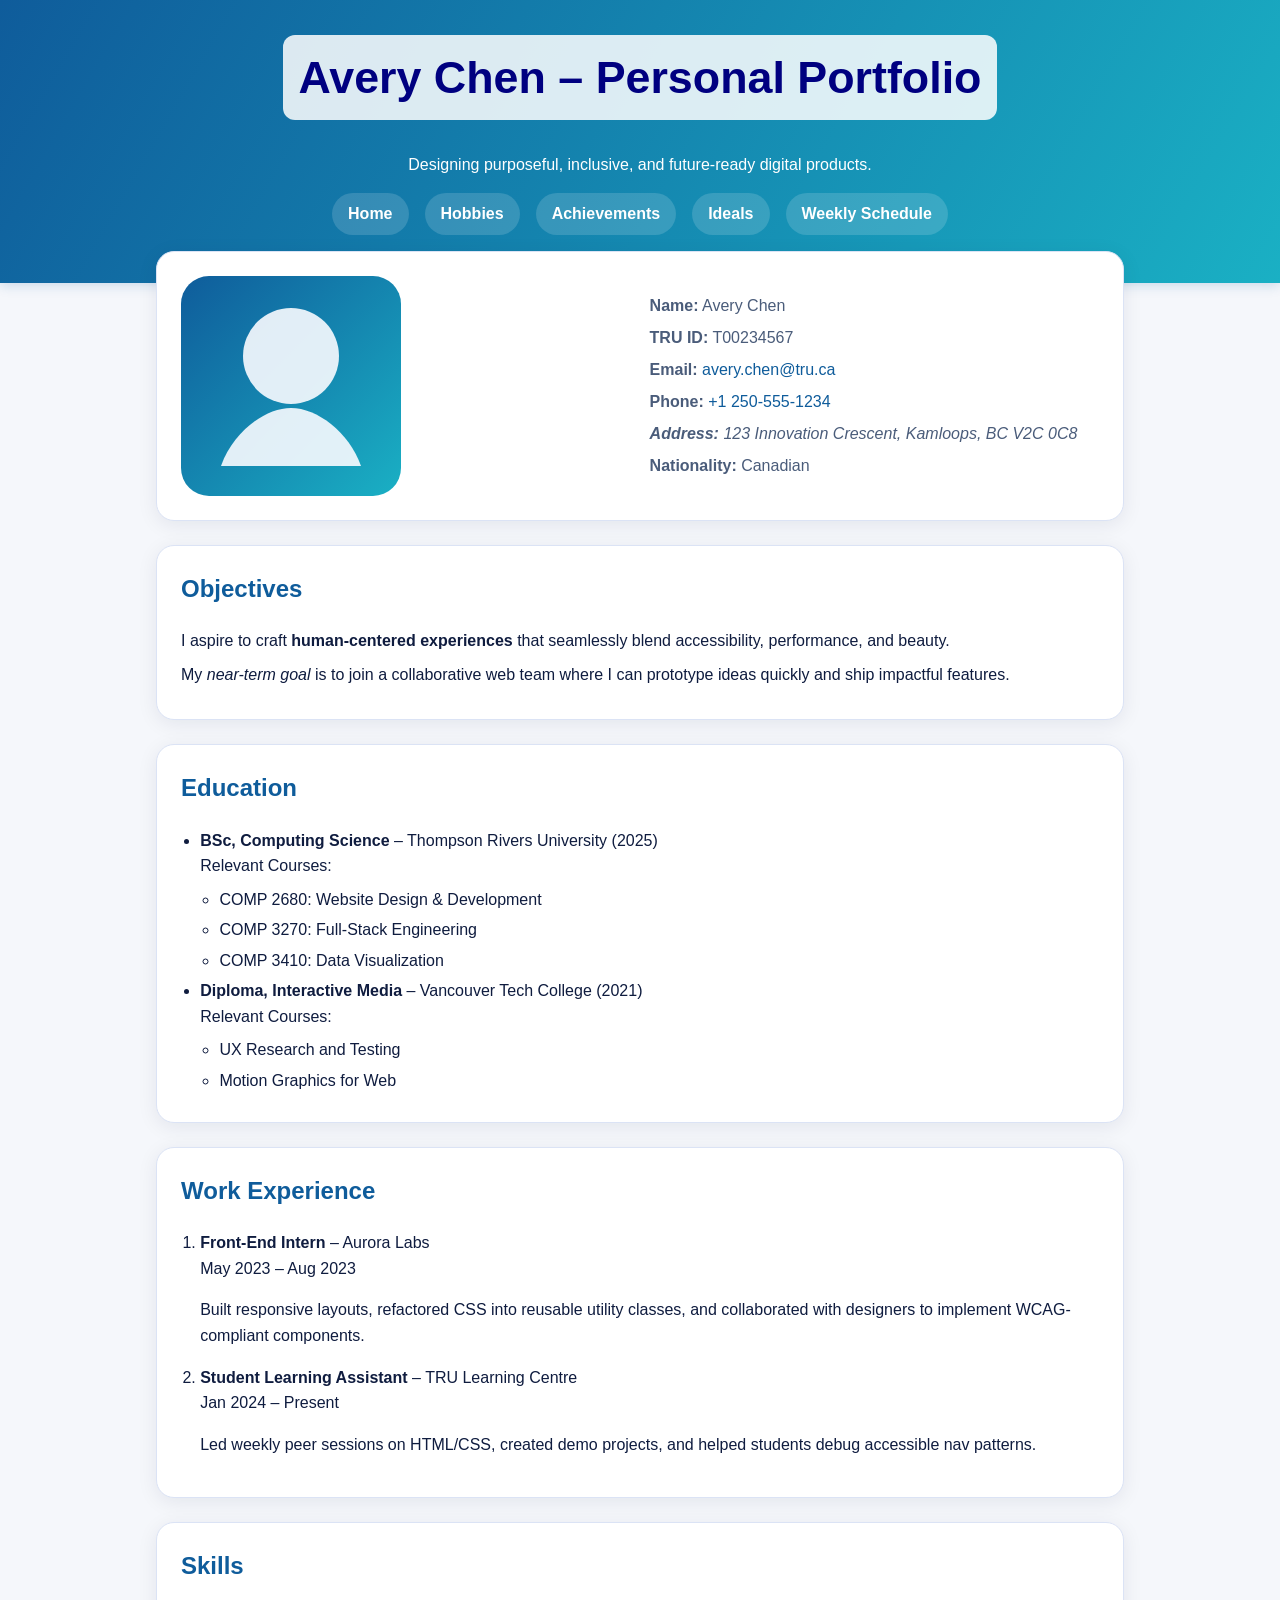
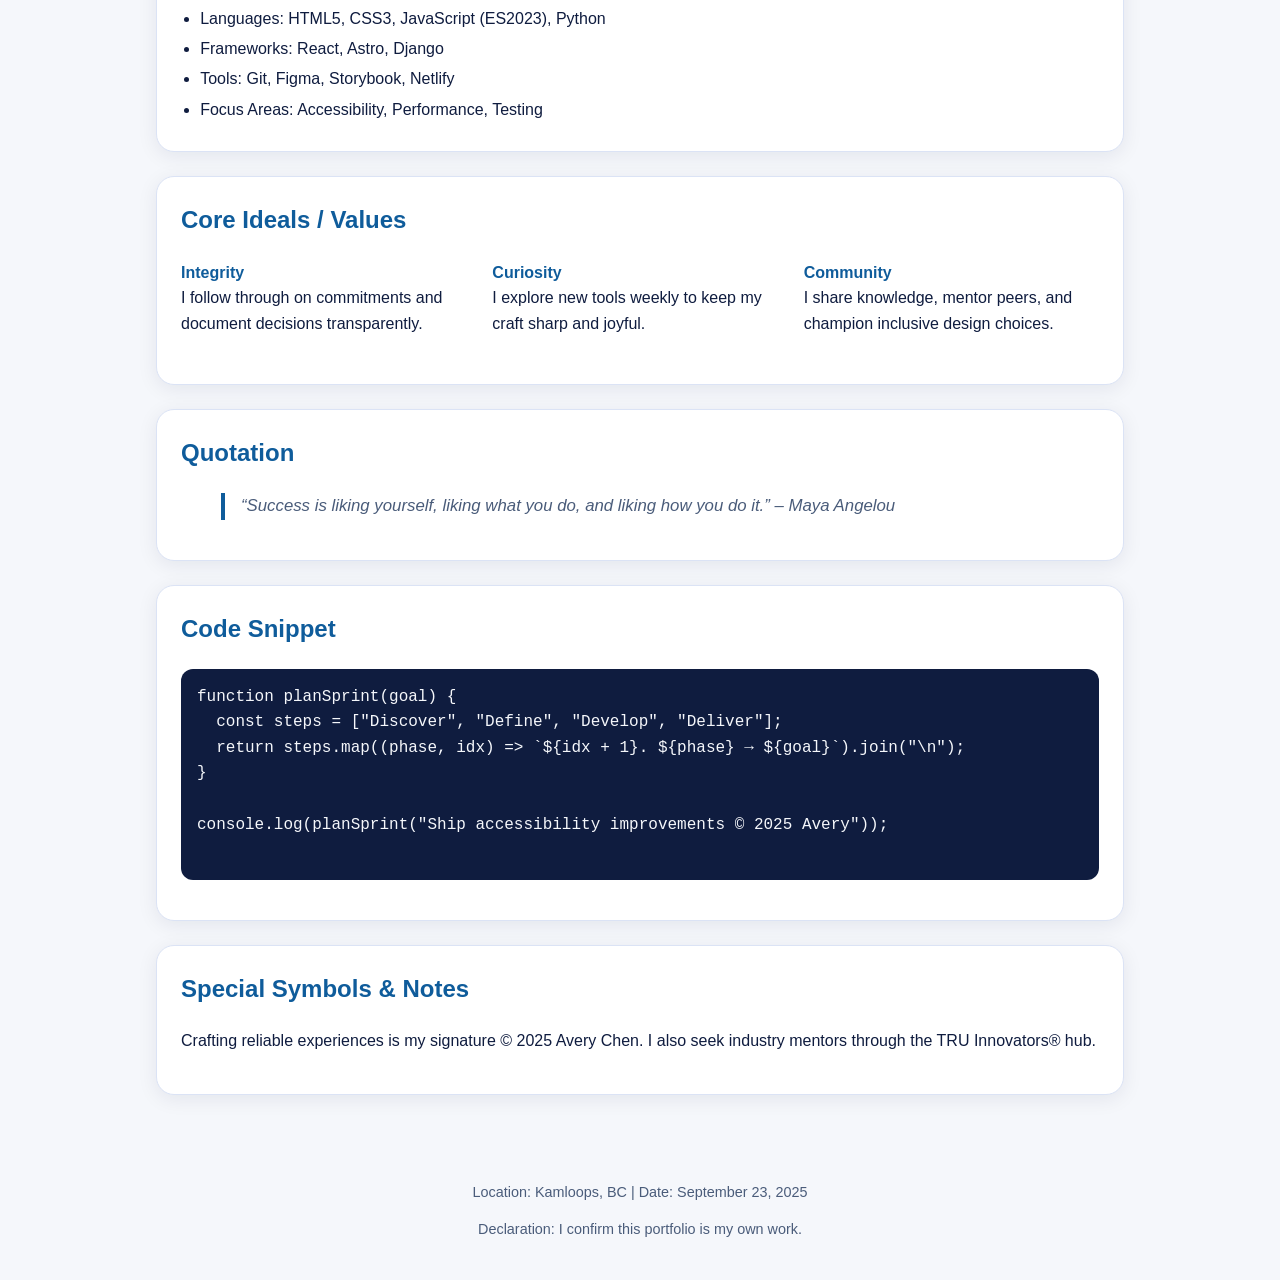
<file: index.html>
<!DOCTYPE html>
<html lang="en">
  <head>
    <meta charset="UTF-8" />
    <meta name="viewport" content="width=device-width, initial-scale=1.0" />
    <title>Avery Chen – Personal Portfolio</title>
    <link rel="icon" href="images/favicon.svg" type="image/svg+xml" />
    <link rel="stylesheet" href="styles.css" />
  </head>
  <body>
    <header>
      <div>
        <h1 id="main-header">Avery Chen – Personal Portfolio</h1>
        <p>Designing purposeful, inclusive, and future-ready digital products.</p>
      </div>
      <nav>
        <a href="index.html">Home</a>
        <a href="hobbies.html">Hobbies</a>
        <a href="achievements.html">Achievements</a>
        <a href="ideals.html">Ideals</a>
        <a href="schedule.html">Weekly Schedule</a>
      </nav>
    </header>

    <main>
      <section class="card hero">
        <div>
          <img src="images/profile.svg" alt="Stylized profile for Avery Chen" width="220" height="220" />
        </div>
        <div class="contact-info">
          <span><strong>Name:</strong> Avery Chen</span>
          <span><strong>TRU ID:</strong> T00234567</span>
          <span><strong>Email:</strong> <a href="mailto:avery.chen@tru.ca">avery.chen@tru.ca</a></span>
          <span><strong>Phone:</strong> <a href="tel:+12505551234">+1 250-555-1234</a></span>
          <address>
            <strong>Address:</strong> 123 Innovation Crescent, Kamloops, BC V2C 0C8
          </address>
          <span><strong>Nationality:</strong> Canadian</span>
        </div>
      </section>

      <section class="card objectives">
        <h2>Objectives</h2>
        <p>
          I aspire to craft <b>human-centered experiences</b> that seamlessly blend
          accessibility, performance, and beauty.
        </p>
        <p>
          My <i>near-term goal</i> is to join a collaborative web team where I can
          prototype ideas quickly and ship impactful features.
        </p>
      </section>

      <section class="card education">
        <h2>Education</h2>
        <ul>
          <li>
            <div><strong>BSc, Computing Science</strong> – Thompson Rivers University (2025)</div>
            <div>Relevant Courses:</div>
            <ul>
              <li>COMP 2680: Website Design &amp; Development</li>
              <li>COMP 3270: Full-Stack Engineering</li>
              <li>COMP 3410: Data Visualization</li>
            </ul>
          </li>
          <li>
            <div><strong>Diploma, Interactive Media</strong> – Vancouver Tech College (2021)</div>
            <div>Relevant Courses:</div>
            <ul>
              <li>UX Research and Testing</li>
              <li>Motion Graphics for Web</li>
            </ul>
          </li>
        </ul>
      </section>

      <section class="card experience">
        <h2>Work Experience</h2>
        <ol>
          <li>
            <div><strong>Front-End Intern</strong> – Aurora Labs</div>
            <div>May 2023 – Aug 2023</div>
            <p>
              Built responsive layouts, refactored CSS into reusable utility classes, and
              collaborated with designers to implement WCAG-compliant components.
            </p>
          </li>
          <li>
            <div><strong>Student Learning Assistant</strong> – TRU Learning Centre</div>
            <div>Jan 2024 – Present</div>
            <p>
              Led weekly peer sessions on HTML/CSS, created demo projects, and helped students debug
              accessible nav patterns.
            </p>
          </li>
        </ol>
      </section>

      <section class="card skills">
        <h2>Skills</h2>
        <ul>
          <li>Languages: HTML5, CSS3, JavaScript (ES2023), Python</li>
          <li>Frameworks: React, Astro, Django</li>
          <li>Tools: Git, Figma, Storybook, Netlify</li>
          <li>Focus Areas: Accessibility, Performance, Testing</li>
        </ul>
      </section>

      <section class="card values">
        <h2>Core Ideals / Values</h2>
        <dl>
          <div>
            <dt>Integrity</dt>
            <dd>I follow through on commitments and document decisions transparently.</dd>
          </div>
          <div>
            <dt>Curiosity</dt>
            <dd>I explore new tools weekly to keep my craft sharp and joyful.</dd>
          </div>
          <div>
            <dt>Community</dt>
            <dd>I share knowledge, mentor peers, and champion inclusive design choices.</dd>
          </div>
        </dl>
      </section>

      <section class="card">
        <h2>Quotation</h2>
        <blockquote class="quote">
          “Success is liking yourself, liking what you do, and liking how you do it.”
          <cite> – Maya Angelou</cite>
        </blockquote>
      </section>

      <section class="card">
        <h2>Code Snippet</h2>
        <pre class="preformatted">
function planSprint(goal) {
  const steps = ["Discover", "Define", "Develop", "Deliver"];
  return steps.map((phase, idx) => `${idx + 1}. ${phase} → ${goal}`).join("\n");
}

console.log(planSprint("Ship accessibility improvements &copy; 2025 Avery"));
        </pre>
      </section>

      <section class="card">
        <h2>Special Symbols &amp; Notes</h2>
        <p>
          Crafting reliable experiences is my signature &copy; 2025 Avery Chen. I also seek
          industry mentors through the TRU Innovators&reg; hub.
        </p>
      </section>
    </main>

    <footer>
      <p>Location: Kamloops, BC | Date: September 23, 2025</p>
      <p>Declaration: I confirm this portfolio is my own work.</p>
    </footer>
  </body>
</html>
</file>
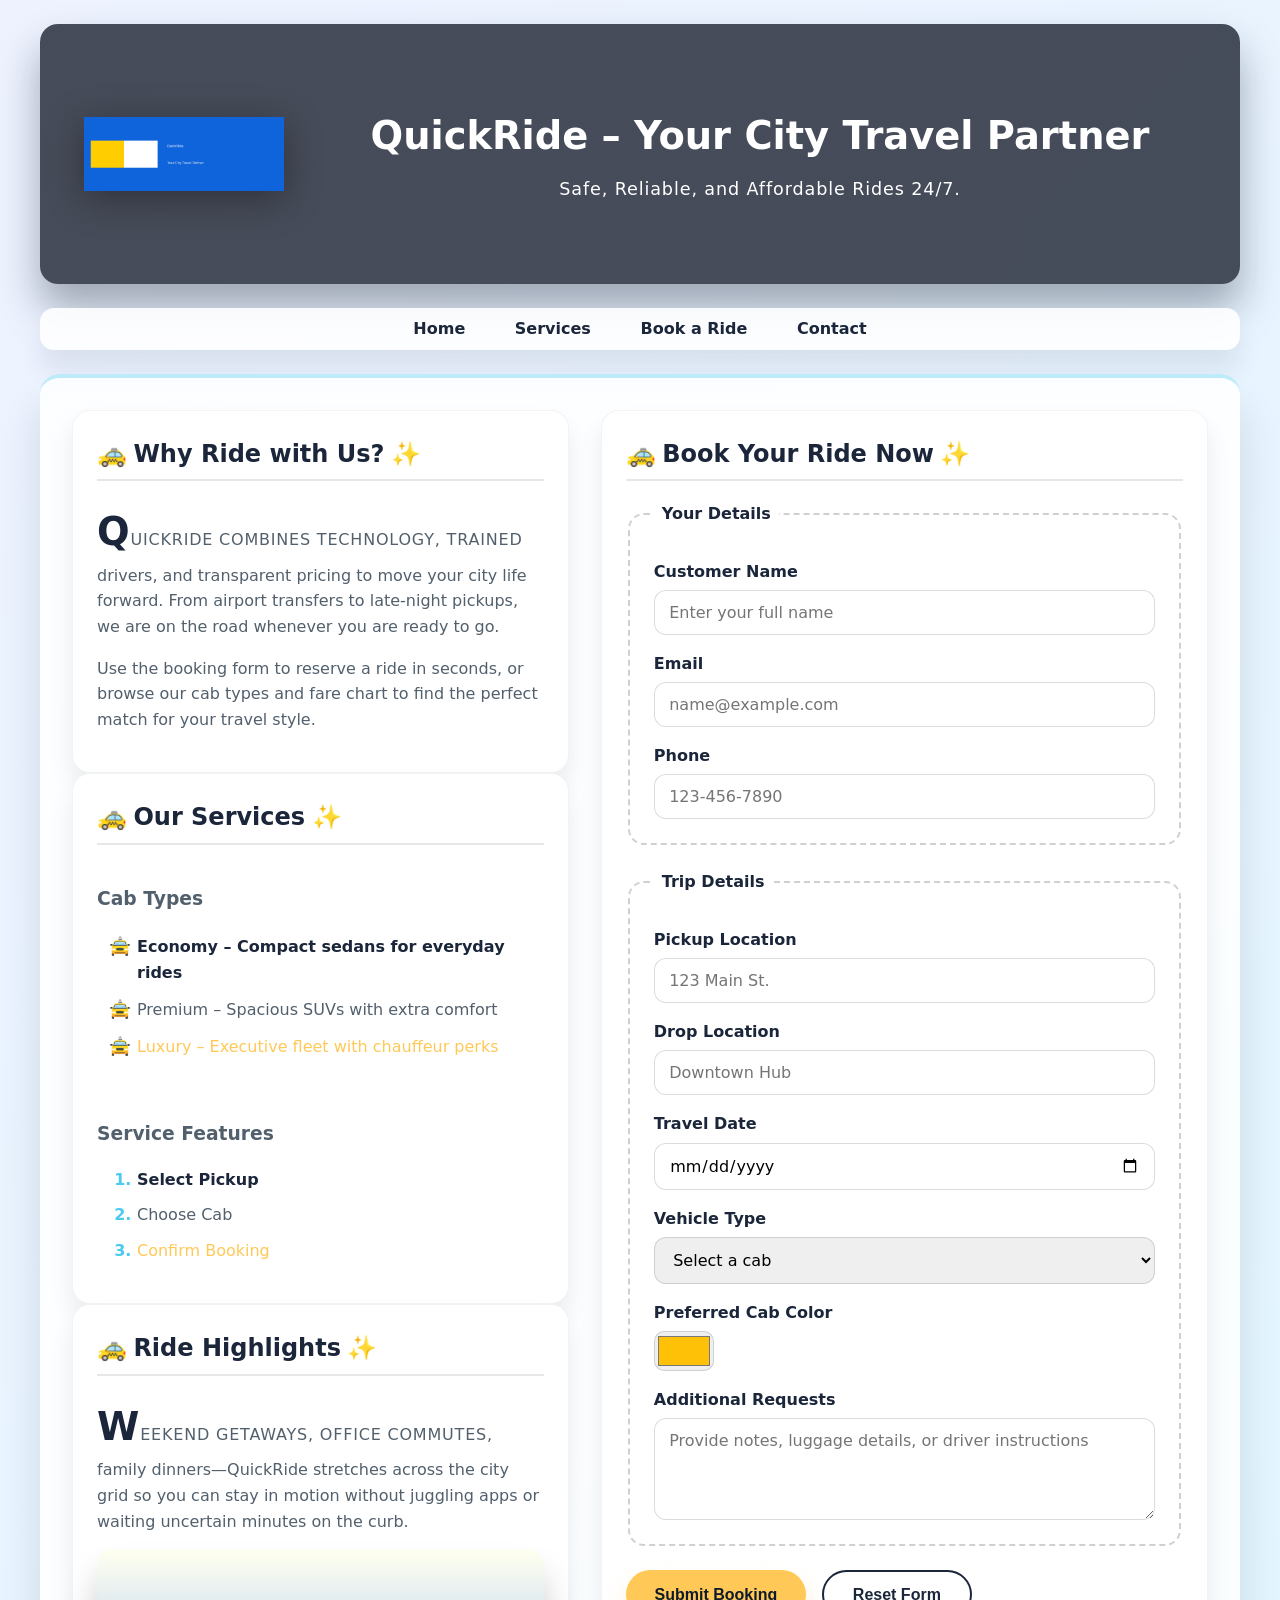
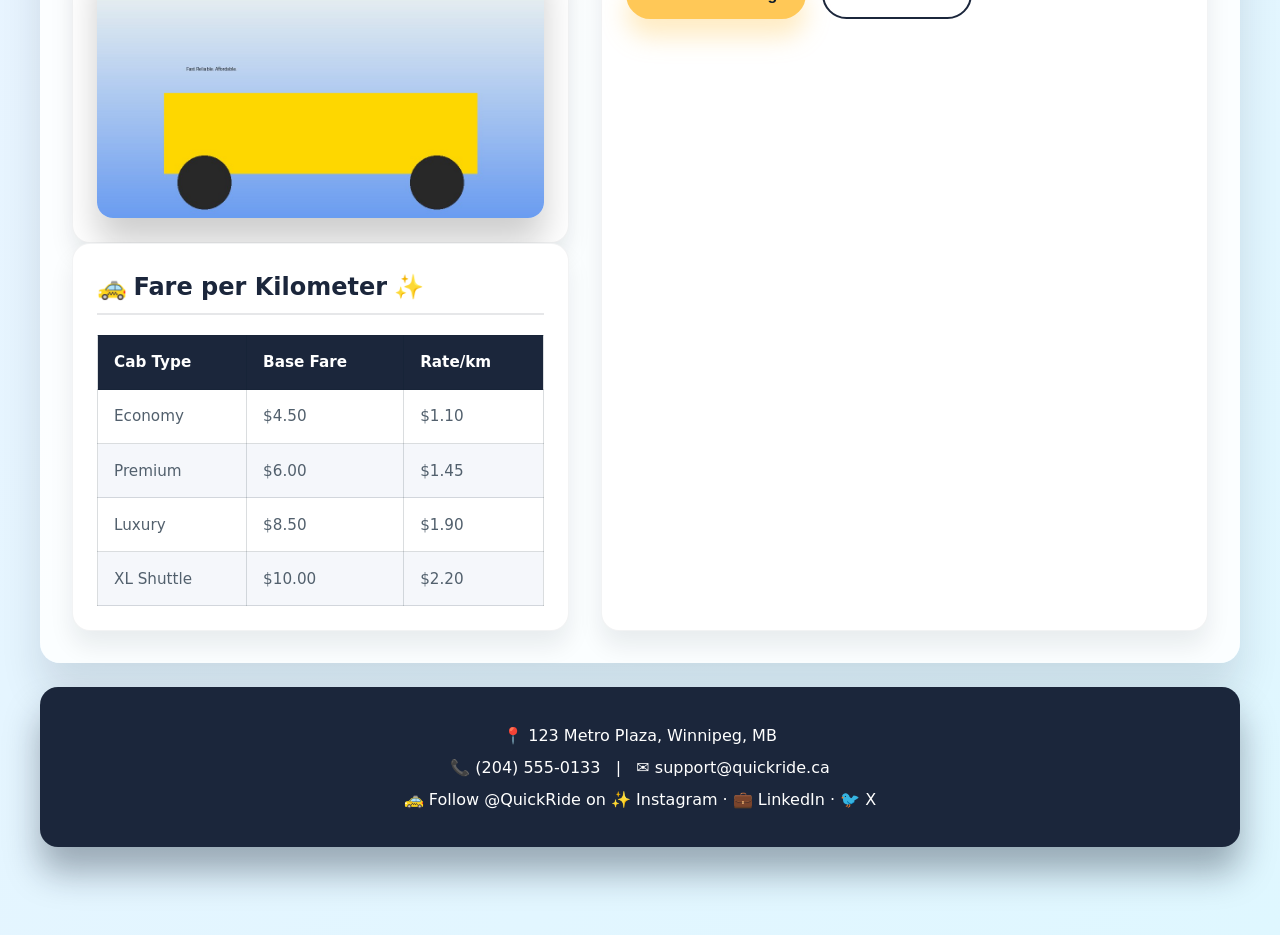
<file: cab-project/index.html>
<!DOCTYPE html>
<html lang="en">
<head>
    <meta charset="UTF-8">
    <meta name="viewport" content="width=device-width, initial-scale=1.0">
    <title>QuickRide Cab Booking</title>
    <link rel="stylesheet" href="style.css">
</head>
<body>
    <div id="container">
        <header id="hero">
            <img src="images/logo.png" alt="QuickRide company logo" class="logo">
            <div class="header-text">
                <h1>QuickRide – Your City Travel Partner</h1>
                <p class="tagline">Safe, Reliable, and Affordable Rides 24/7.</p>
            </div>
        </header>

        <nav>
            <ul>
                <li><a href="#hero">Home</a></li>
                <li><a href="#services">Services</a></li>
                <li><a href="#booking">Book a Ride</a></li>
                <li><a href="#contact">Contact</a></li>
            </ul>
        </nav>

        <main>
            <section class="info-column">
                <article class="intro">
                    <h2>Why Ride with Us?</h2>
                    <p class="story">QuickRide combines technology, trained drivers, and transparent pricing to move your city life forward. From airport transfers to late-night pickups, we are on the road whenever you are ready to go.</p>
                    <p>Use the booking form to reserve a ride in seconds, or browse our cab types and fare chart to find the perfect match for your travel style.</p>
                </article>

                <article class="services" id="services">
                    <h2>Our Services</h2>
                    <div class="service-grid">
                        <div class="cab-types">
                            <h3>Cab Types</h3>
                            <ul>
                                <li>Economy – Compact sedans for everyday rides</li>
                                <li>Premium – Spacious SUVs with extra comfort</li>
                                <li>Luxury – Executive fleet with chauffeur perks</li>
                            </ul>
                        </div>
                        <div class="service-features">
                            <h3>Service Features</h3>
                            <ol>
                                <li>Select Pickup</li>
                                <li>Choose Cab</li>
                                <li>Confirm Booking</li>
                            </ol>
                        </div>
                    </div>
                </article>

                <article class="promo" id="promo">
                    <h2>Ride Highlights</h2>
                    <p class="story">Weekend getaways, office commutes, family dinners—QuickRide stretches across the city grid so you can stay in motion without juggling apps or waiting uncertain minutes on the curb.</p>
                    <div class="promo-media">
                        <a href="https://www.example.com/quickride-promo" target="_blank" rel="noopener noreferrer" aria-label="Visit QuickRide promotions">
                            <picture>
                                <source media="(max-width: 600px)" srcset="https://images.unsplash.com/photo-1489515217757-5fd1be406fef?auto=format&fit=crop&w=700&q=80">
                                <source media="(max-width: 1024px)" srcset="https://images.unsplash.com/photo-1475776408506-9a5371e7a068?auto=format&fit=crop&w=1000&q=80">
                                <img src="images/cab.jpg" alt="QuickRide cab speeding through the city">
                            </picture>
                        </a>
                    </div>
                </article>

                <article class="fare" id="fares">
                    <h2>Fare per Kilometer</h2>
                    <table>
                        <thead>
                            <tr>
                                <th>Cab Type</th>
                                <th>Base Fare</th>
                                <th>Rate/km</th>
                            </tr>
                        </thead>
                        <tbody>
                            <tr>
                                <td>Economy</td>
                                <td>$4.50</td>
                                <td>$1.10</td>
                            </tr>
                            <tr>
                                <td>Premium</td>
                                <td>$6.00</td>
                                <td>$1.45</td>
                            </tr>
                            <tr>
                                <td>Luxury</td>
                                <td>$8.50</td>
                                <td>$1.90</td>
                            </tr>
                            <tr>
                                <td>XL Shuttle</td>
                                <td>$10.00</td>
                                <td>$2.20</td>
                            </tr>
                        </tbody>
                    </table>
                </article>
            </section>

            <section class="form-column" id="booking">
                <h2>Book Your Ride Now</h2>
                <form>
                    <fieldset>
                        <legend>Your Details</legend>
                        <div class="form-row">
                            <label for="customer-name">Customer Name</label>
                            <input type="text" id="customer-name" name="customer-name" placeholder="Enter your full name" required>
                        </div>
                        <div class="form-row">
                            <label for="email">Email</label>
                            <input type="email" id="email" name="email" placeholder="name@example.com" required>
                        </div>
                        <div class="form-row">
                            <label for="phone">Phone</label>
                            <input type="tel" id="phone" name="phone" placeholder="123-456-7890" required>
                        </div>
                    </fieldset>

                    <fieldset>
                        <legend>Trip Details</legend>
                        <div class="form-row">
                            <label for="pickup">Pickup Location</label>
                            <input type="text" id="pickup" name="pickup" placeholder="123 Main St." required>
                        </div>
                        <div class="form-row">
                            <label for="drop">Drop Location</label>
                            <input type="text" id="drop" name="drop" placeholder="Downtown Hub" required>
                        </div>
                        <div class="form-row">
                            <label for="travel-date">Travel Date</label>
                            <input type="date" id="travel-date" name="travel-date" required>
                        </div>
                        <div class="form-row">
                            <label for="vehicle-type">Vehicle Type</label>
                            <select id="vehicle-type" name="vehicle-type" required>
                                <option value="">Select a cab</option>
                                <option value="economy">Economy</option>
                                <option value="premium">Premium</option>
                                <option value="luxury">Luxury</option>
                                <option value="xl">XL Shuttle</option>
                            </select>
                        </div>
                        <div class="form-row">
                            <label for="cab-color">Preferred Cab Color</label>
                            <input type="color" id="cab-color" name="cab-color" value="#ffc107">
                        </div>
                        <div class="form-row">
                            <label for="requests">Additional Requests</label>
                            <textarea id="requests" name="requests" rows="4" placeholder="Provide notes, luggage details, or driver instructions"></textarea>
                        </div>
                    </fieldset>

                    <div class="form-actions">
                        <button type="submit" class="primary" data-tooltip="Submits your ride request">Submit Booking</button>
                        <button type="reset" class="ghost">Reset Form</button>
                    </div>
                </form>
            </section>
        </main>

        <footer id="contact">
            <p>📍 123 Metro Plaza, Winnipeg, MB</p>
            <p>📞 (204) 555-0133 &nbsp; | &nbsp; ✉️ support@quickride.ca</p>
            <p>🚕 Follow @QuickRide on ✨ Instagram · 💼 LinkedIn · 🐦 X</p>
        </footer>
    </div>
</body>
</html>
</file>
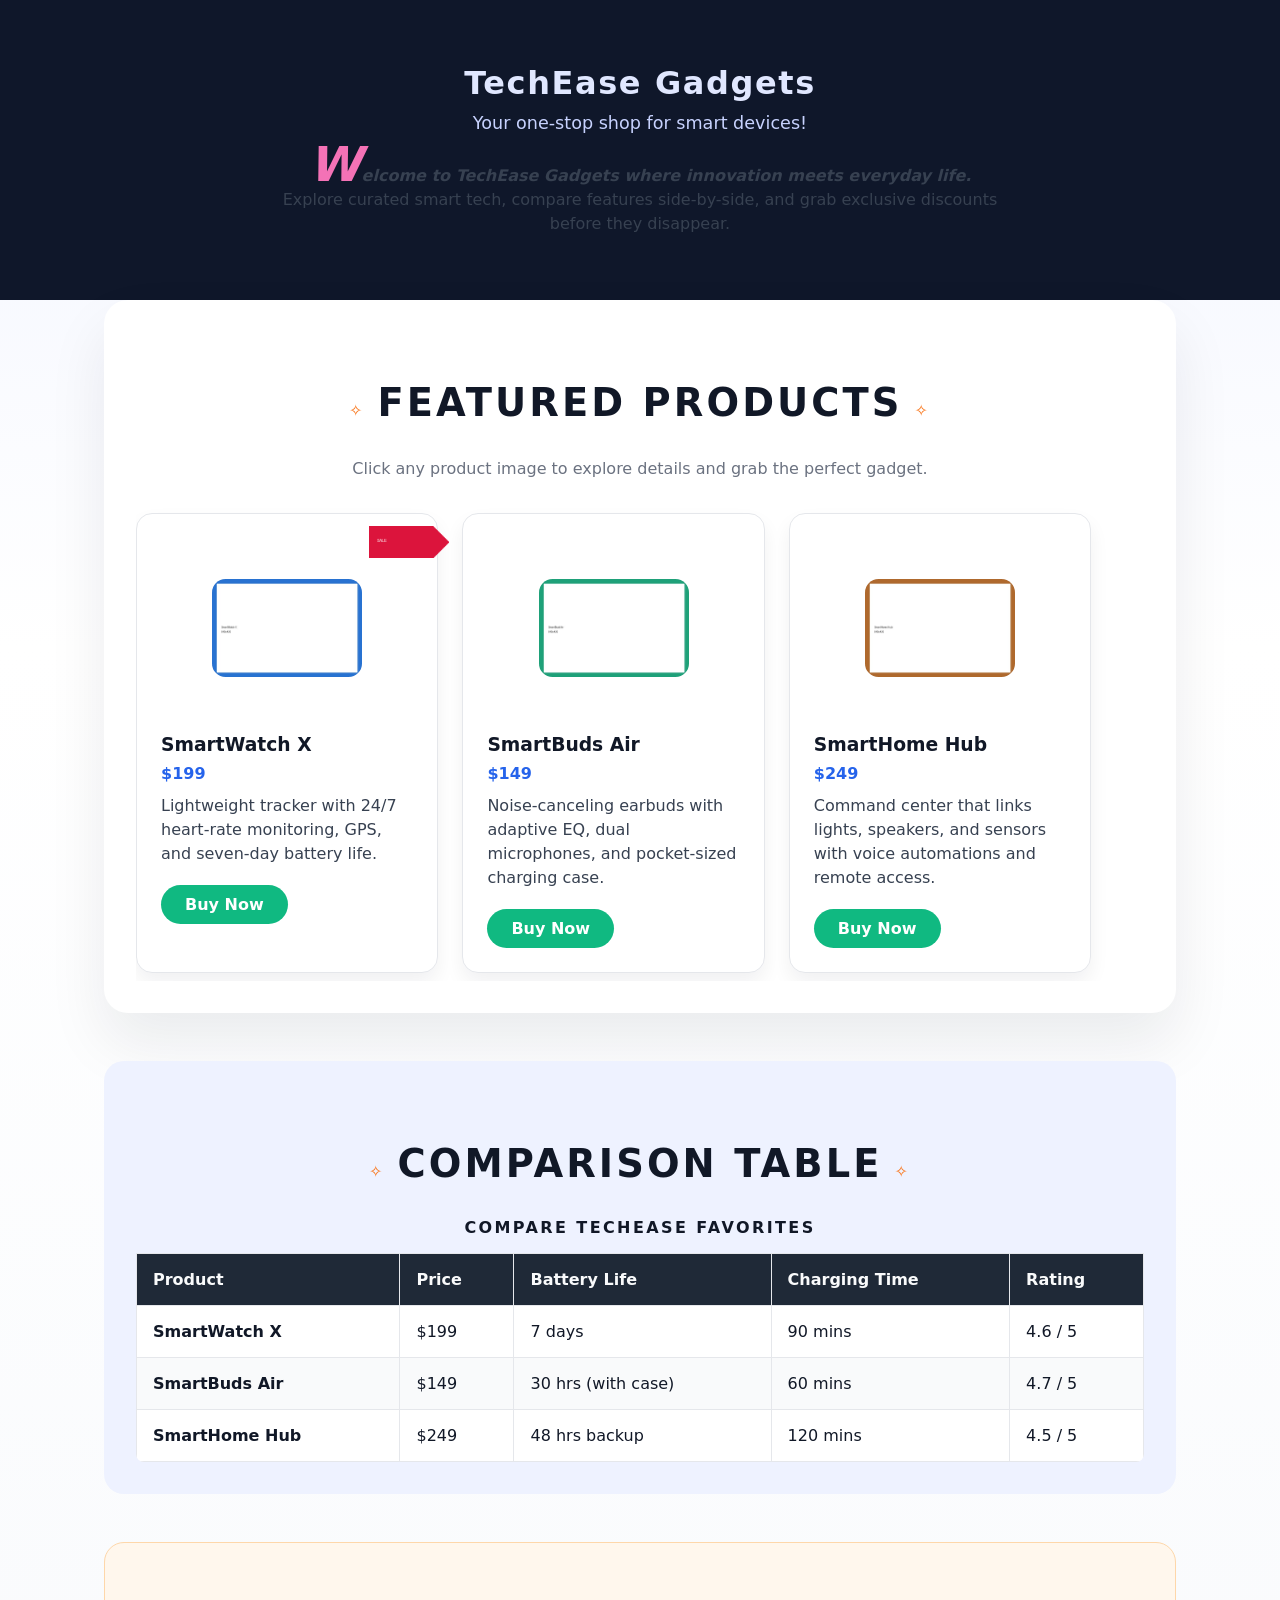
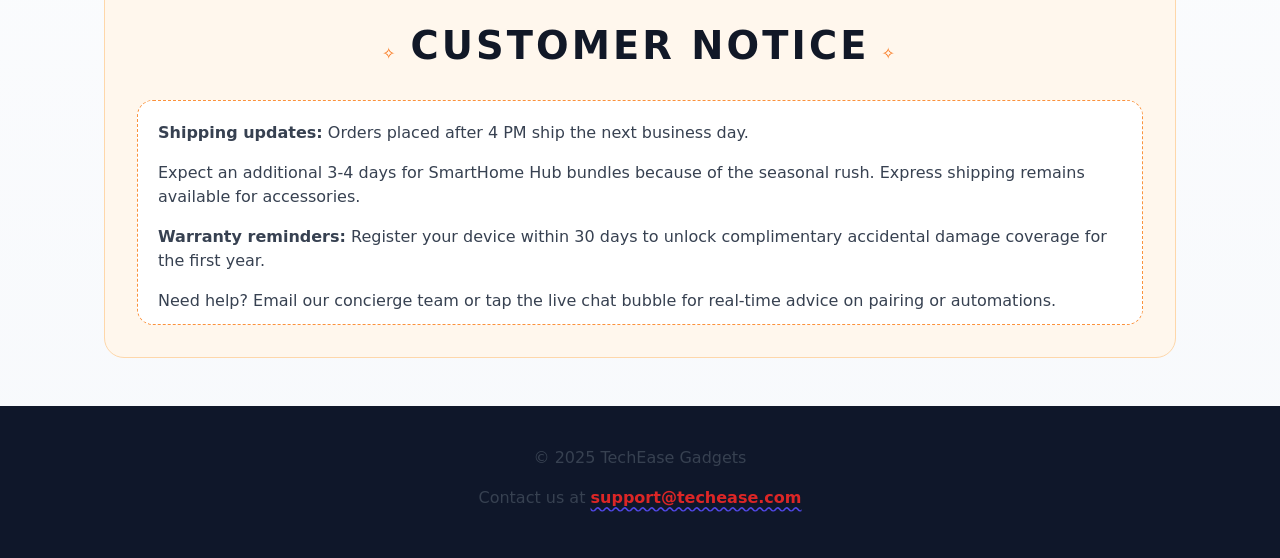
<file: TechEaseGadgets/index.html>
<!DOCTYPE html>
<html lang="en">
<head>
  <meta charset="UTF-8" />
  <meta name="viewport" content="width=device-width, initial-scale=1.0" />
  <title>TechEase Gadgets | Product Showcase</title>
  <link rel="stylesheet" href="styles.css" />
</head>
<body>
  <header class="intro-section">
    <h1>TechEase Gadgets</h1>
    <p class="tagline">Your one-stop shop for smart devices!</p>
    <p class="welcome">
      Welcome to TechEase Gadgets where innovation meets everyday life. Explore curated smart tech, compare features side-by-side, and grab exclusive discounts before they disappear.
    </p>
  </header>

  <main>
    <section class="featured-products" id="products">
      <h2>Featured Products</h2>
      <p class="section-lead">Click any product image to explore details and grab the perfect gadget.</p>
      <div class="product-grid" role="list">
        <article class="product-box featured" role="listitem">
          <a href="#smartwatch" title="See SmartWatch X up close" class="product-link">
            <picture>
              <source srcset="images/product1-small.jpg" media="(max-width: 640px)" />
              <source srcset="images/product1.jpg" media="(min-width: 641px)" />
              <img src="images/product1.jpg" alt="SmartWatch X in navy blue" />
            </picture>
          </a>
          <h3>SmartWatch X</h3>
          <p class="price">$199</p>
          <p>Lightweight tracker with 24/7 heart-rate monitoring, GPS, and seven-day battery life.</p>
          <a class="buy-link" href="#buy-smartwatch">Buy Now</a>
        </article>

        <article class="product-box" role="listitem">
          <a href="#smartbuds" title="View SmartBuds Air" class="product-link">
            <img src="images/product2.jpg" alt="SmartBuds Air in charging case" />
          </a>
          <h3>SmartBuds Air</h3>
          <p class="price">$149</p>
          <p>Noise-canceling earbuds with adaptive EQ, dual microphones, and pocket-sized charging case.</p>
          <a class="buy-link" href="#buy-smartbuds">Buy Now</a>
        </article>

        <article class="product-box" role="listitem">
          <a href="#smarthome" title="Discover SmartHome Hub" class="product-link">
            <img src="images/product3.jpg" alt="SmartHome Hub touchscreen display" />
          </a>
          <h3>SmartHome Hub</h3>
          <p class="price">$249</p>
          <p>Command center that links lights, speakers, and sensors with voice automations and remote access.</p>
          <a class="buy-link" href="#buy-smarthome">Buy Now</a>
        </article>
      </div>
    </section>

    <section class="comparison-section" id="compare">
      <h2>Comparison Table</h2>
      <table class="comparison-table">
        <caption>Compare TechEase Favorites</caption>
        <thead>
          <tr>
            <th scope="col">Product</th>
            <th scope="col">Price</th>
            <th scope="col">Battery Life</th>
            <th scope="col">Charging Time</th>
            <th scope="col">Rating</th>
          </tr>
        </thead>
        <tbody>
          <tr>
            <th scope="row">SmartWatch X</th>
            <td>$199</td>
            <td>7 days</td>
            <td>90 mins</td>
            <td>4.6 / 5</td>
          </tr>
          <tr>
            <th scope="row">SmartBuds Air</th>
            <td>$149</td>
            <td>30 hrs (with case)</td>
            <td>60 mins</td>
            <td>4.7 / 5</td>
          </tr>
          <tr>
            <th scope="row">SmartHome Hub</th>
            <td>$249</td>
            <td>48 hrs backup</td>
            <td>120 mins</td>
            <td>4.5 / 5</td>
          </tr>
        </tbody>
      </table>
    </section>

    <section class="notice-section" id="notice">
      <h2>Customer Notice</h2>
      <div class="notice-box" tabindex="0">
        <p><strong>Shipping updates:</strong> Orders placed after 4 PM ship the next business day.</p>
        <p>Expect an additional 3-4 days for SmartHome Hub bundles because of the seasonal rush. Express shipping remains available for accessories.</p>
        <p><strong>Warranty reminders:</strong> Register your device within 30 days to unlock complimentary accidental damage coverage for the first year.</p>
        <p>Need help? Email our concierge team or tap the live chat bubble for real-time advice on pairing or automations.</p>
      </div>
    </section>
  </main>

  <footer>
    <p>&copy; 2025 TechEase Gadgets</p>
    <p>
      Contact us at
      <a href="mailto:support@techease.com" title="Email TechEase support">support@techease.com</a>
    </p>
  </footer>
</body>
</html>
</file>
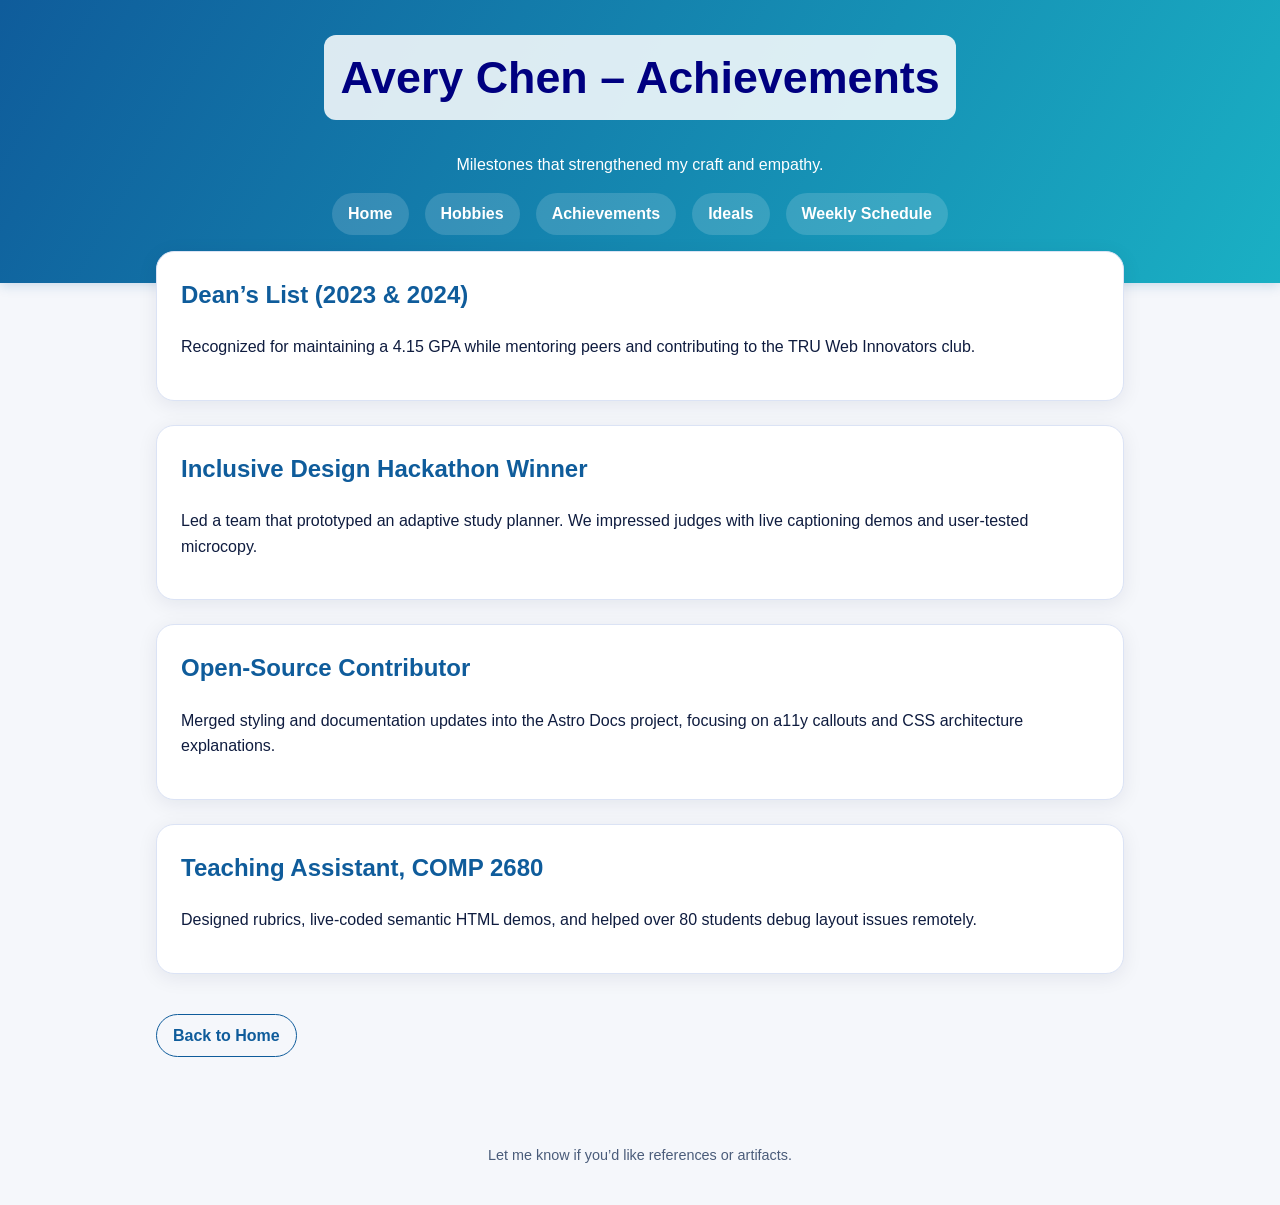
<file: achievements.html>
<!DOCTYPE html>
<html lang="en">
  <head>
    <meta charset="UTF-8" />
    <meta name="viewport" content="width=device-width, initial-scale=1.0" />
    <title>My Achievements</title>
    <link rel="icon" href="images/favicon.svg" type="image/svg+xml" />
    <link rel="stylesheet" href="styles.css" />
  </head>
  <body>
    <header>
      <div>
        <h1 id="main-header">Avery Chen – Achievements</h1>
        <p>Milestones that strengthened my craft and empathy.</p>
      </div>
      <nav>
        <a href="index.html">Home</a>
        <a href="hobbies.html">Hobbies</a>
        <a href="achievements.html">Achievements</a>
        <a href="ideals.html">Ideals</a>
        <a href="schedule.html">Weekly Schedule</a>
      </nav>
    </header>

    <main>
      <section class="card">
        <h2>Dean’s List (2023 &amp; 2024)</h2>
        <p>
          Recognized for maintaining a 4.15 GPA while mentoring peers and contributing to the TRU
          Web Innovators club.
        </p>
      </section>

      <section class="card">
        <h2>Inclusive Design Hackathon Winner</h2>
        <p>
          Led a team that prototyped an adaptive study planner. We impressed judges with live
          captioning demos and user-tested microcopy.
        </p>
      </section>

      <section class="card">
        <h2>Open-Source Contributor</h2>
        <p>
          Merged styling and documentation updates into the Astro Docs project, focusing on a11y
          callouts and CSS architecture explanations.
        </p>
      </section>

      <section class="card">
        <h2>Teaching Assistant, COMP 2680</h2>
        <p>
          Designed rubrics, live-coded semantic HTML demos, and helped over 80 students debug layout
          issues remotely.
        </p>
      </section>

      <a class="button-link" href="index.html">Back to Home</a>
    </main>

    <footer>
      <p>Let me know if you’d like references or artifacts.</p>
    </footer>
  </body>
</html>
</file>
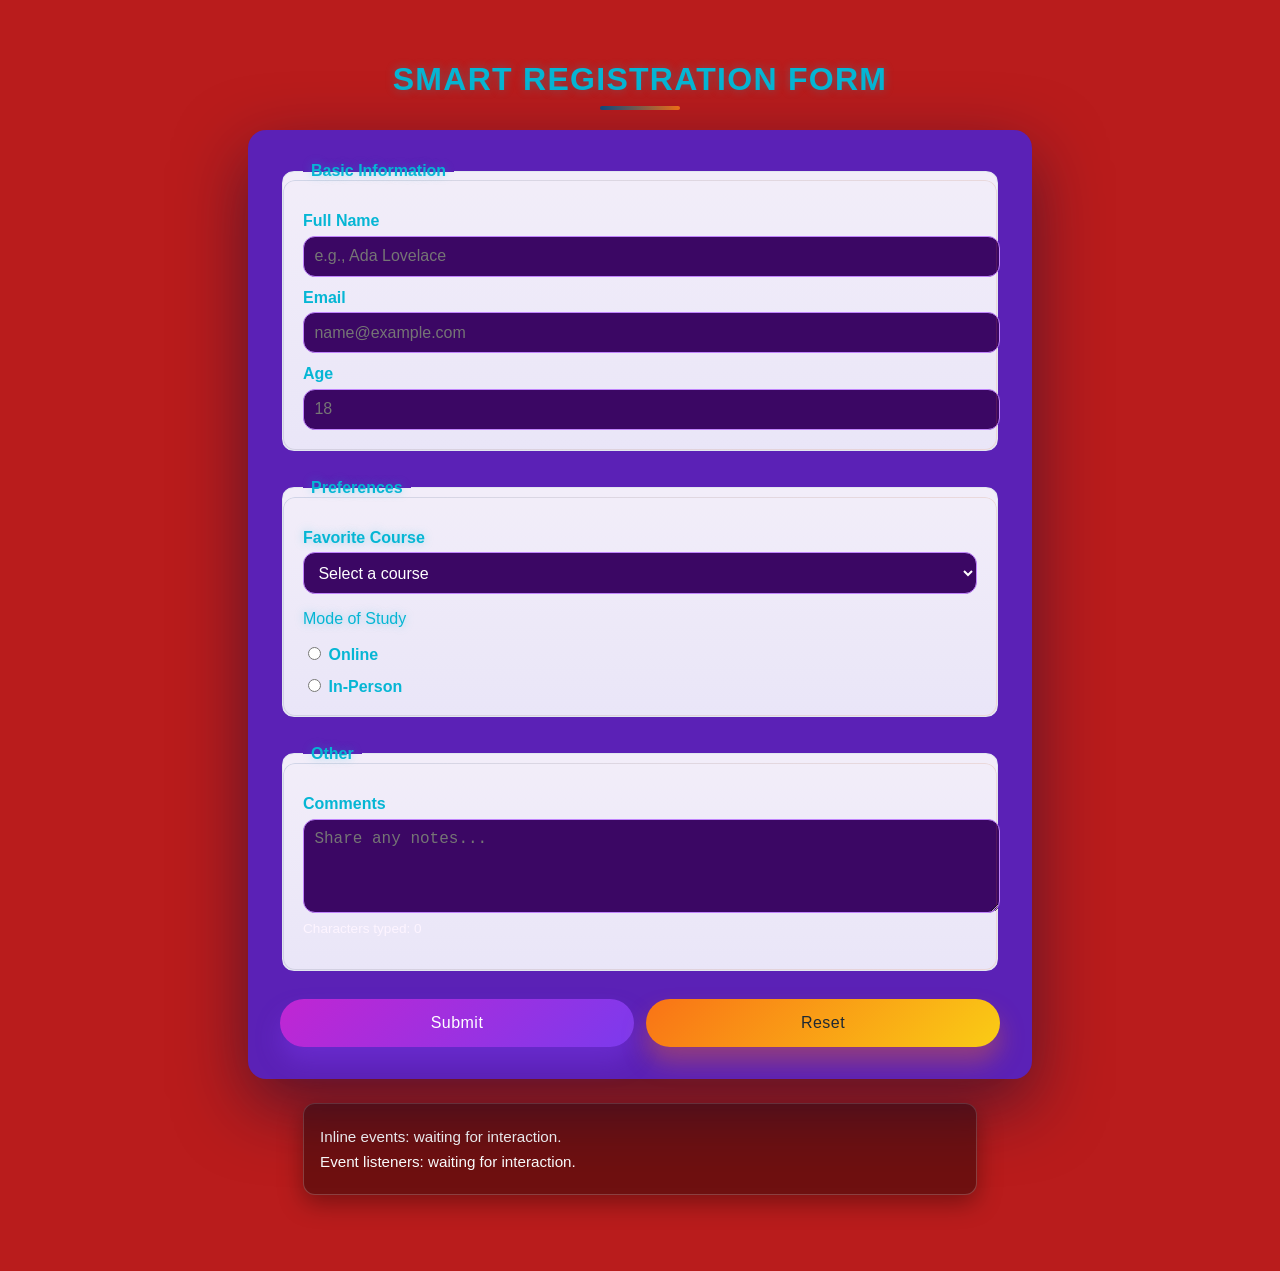
<file: assignment10-form-events.html>
<!DOCTYPE html>
<html lang="en">
<head>
  <meta charset="UTF-8" />
  <title>COMP 2680 – Assignment 10: Form Events</title>
  <style>
    :root {
      font-family: "Segoe UI", Arial, Helvetica, sans-serif;
      color: #ffffff;
      background: #b91c1c;
    }

    body {
      margin: 0;
      padding: 2.5rem 1.5rem 3rem;
      min-height: 100vh;
      background: #b91c1c;
      color: #ffffff;
    }

    h1 {
      text-align: center;
      color: #ffffff;
      letter-spacing: 0.04em;
      text-transform: uppercase;
      margin-bottom: 2rem;
      position: relative;
    }

    h1::after {
      content: "";
      position: absolute;
      left: 50%;
      transform: translateX(-50%);
      bottom: -0.75rem;
      width: 80px;
      height: 4px;
      border-radius: 999px;
      background: linear-gradient(90deg, #0f4c81, #f97316);
    }

    form {
      max-width: 720px;
      margin: 0 auto;
      background: #5b21b6;
      color: #ffffff;
      padding: 2rem;
      border-radius: 18px;
      box-shadow: 0 25px 70px rgba(19, 15, 51, 0.6);
      transition: background 0.3s ease, box-shadow 0.3s ease, transform 0.3s ease;
      backdrop-filter: blur(6px);
    }

    .form-highlight {
      background: #000000;
      color: #ffffff;
      box-shadow: 0 22px 60px rgba(0, 0, 0, 0.45);
    }

    .form-highlight label,
    .form-highlight legend,
    .form-highlight p,
    .form-highlight span {
      color: #ffffff;
    }

    fieldset {
      border: 1px solid #e1e7ef;
      border-radius: 12px;
      margin-bottom: 1.75rem;
      padding: 1.25rem;
      position: relative;
      background: linear-gradient(180deg, rgba(255, 255, 255, 0.92), rgba(249, 251, 255, 0.9));
    }

    fieldset::before {
      content: "";
      position: absolute;
      inset: 0;
      border-radius: 12px;
      padding: 1px;
      background: linear-gradient(135deg, rgba(15, 76, 129, 0.15), rgba(249, 115, 22, 0.15));
      -webkit-mask: linear-gradient(#fff 0 0) content-box, linear-gradient(#fff 0 0);
      -webkit-mask-composite: xor;
      mask-composite: exclude;
      pointer-events: none;
    }

    legend {
      font-weight: bold;
      color: inherit;
      padding: 0 0.5rem;
    }

    label {
      display: block;
      margin-top: 0.75rem;
      font-weight: 600;
      color: #06b6d4;
    }

    input[type="text"],
    input[type="number"],
    select,
    textarea {
      width: 100%;
      padding: 0.65rem;
      margin-top: 0.35rem;
      border: 1px solid #c084fc;
      border-radius: 12px;
      font-size: 1rem;
      background: #3b0764;
      color: #ffffff;
      transition: border 0.2s ease, box-shadow 0.2s ease, transform 0.2s ease, background 0.2s ease;
    }

    input:hover,
    select:hover,
    textarea:hover {
      border-color: #22d3ee;
      background: #2d0a4f;
    }

    input:focus,
    select:focus,
    textarea:focus {
      border-color: #06b6d4;
      background: #020617;
      color: #e0f2fe;
      box-shadow: 0 10px 25px rgba(6, 182, 212, 0.35);
      transform: translateY(-2px);
    }

    .controls {
      display: flex;
      gap: 0.75rem;
      margin-top: 1.5rem;
    }

    button {
      flex: 1;
      padding: 0.95rem;
      border: none;
      border-radius: 999px;
      font-size: 1rem;
      cursor: pointer;
      background: linear-gradient(135deg, #c026d3, #7c3aed);
      color: #fff;
      letter-spacing: 0.03em;
      transition: transform 0.2s ease, box-shadow 0.2s ease, opacity 0.3s ease;
      box-shadow: 0 15px 25px rgba(124, 58, 237, 0.4);
    }

    button[type="reset"] {
      background: linear-gradient(135deg, #f97316, #facc15);
      color: #1f2933;
      box-shadow: 0 15px 25px rgba(249, 115, 22, 0.35);
    }

    button:hover {
      opacity: 0.95;
      transform: translateY(-3px) scale(1.01);
      box-shadow: 0 18px 30px rgba(6, 182, 212, 0.35);
    }

    .form-highlight input,
    .form-highlight select,
    .form-highlight textarea {
      background: #020617;
      color: #ffffff;
      border-color: #06b6d4;
    }

    .messages {
      max-width: 640px;
      margin: 1.5rem auto;
      padding: 1rem;
      background: rgba(0, 0, 0, 0.4);
      border-radius: 12px;
      border: 1px solid rgba(255, 255, 255, 0.2);
      box-shadow: 0 8px 25px rgba(0, 0, 0, 0.35);
      color: #ffffff;
    }

    .messages p {
      margin: 0.5rem 0;
      font-size: 0.95rem;
      color: #ffffff;
    }

    .char-hint {
      font-size: 0.85rem;
      color: #fdf4ff;
      margin-top: 0.25rem;
    }

    .form-highlight .char-hint {
      color: #e5e7eb;
    }

    .accent-cyan {
      color: #06b6d4;
      text-shadow: 0 0 10px rgba(6, 182, 212, 0.35);
    }

    .accent-gold {
      color: #fbbf24;
      text-shadow: 0 0 10px rgba(251, 191, 36, 0.35);
    }

    .form-highlight .accent-cyan {
      color: #5eead4;
    }

    .form-highlight .accent-gold {
      color: #fcd34d;
    }

    .age-focused {
      font-size: 1.1rem;
      border-color: #0f4c81;
      box-shadow: 0 0 0 3px rgba(15, 76, 129, 0.1);
    }
  </style>
</head>
<body>
  <h1 class="accent-cyan" ondblclick="changeHeadingText(this)">Smart Registration Form</h1>

  <!-- Enhancement 1: Form background glows when hovered to guide the user -->
  <form id="registrationForm">
    <fieldset>
      <legend class="accent-cyan">Basic Information</legend>
      <label for="fullName">Full Name</label>
      <input
        type="text"
        id="fullName"
        name="fullName"
        placeholder="e.g., Ada Lovelace"
        onfocus="displayInlineMessage('Full Name field is focused.')"
      />

      <label for="email">Email</label>
      <input
        type="text"
        id="email"
        name="email"
        placeholder="name@example.com"
        onblur="displayInlineMessage('Email field lost focus.')"
      />

      <label for="age">Age</label>
      <!-- Enhancement 2: Age field grows slightly on focus so it stands out -->
      <input type="number" id="age" name="age" placeholder="18" />
    </fieldset>

    <fieldset>
      <legend class="accent-cyan">Preferences</legend>
      <label class="accent-cyan" for="course">Favorite Course</label>
      <select id="course" name="course">
        <option value="" disabled selected>Select a course</option>
        <option value="HTML">HTML</option>
        <option value="CSS">CSS</option>
        <option value="JavaScript">JavaScript</option>
      </select>

      <p class="accent-cyan">Mode of Study</p>
      <label>
        <input type="radio" name="mode" value="Online" /> Online
      </label>
      <label>
        <input type="radio" name="mode" value="In-Person" /> In-Person
      </label>
    </fieldset>

    <fieldset>
      <legend class="accent-cyan">Other</legend>
      <label for="comments">Comments</label>
      <textarea id="comments" name="comments" rows="4" placeholder="Share any notes..."></textarea>
      <p class="char-hint">Characters typed: <span id="charCount">0</span></p>
    </fieldset>

    <div class="controls">
      <button type="submit" id="submitBtn">Submit</button>
      <button type="reset">Reset</button>
    </div>
  </form>

  <section class="messages">
    <p id="inlineMessage">Inline events: waiting for interaction.</p>
    <p id="listenerMessage">Event listeners: waiting for interaction.</p>
  </section>

  <script>
    const inlineMessage = document.getElementById('inlineMessage');
    const listenerMessage = document.getElementById('listenerMessage');
    const form = document.getElementById('registrationForm');
    const courseSelect = document.getElementById('course');
    const comments = document.getElementById('comments');
    const charCount = document.getElementById('charCount');
    const submitButton = document.getElementById('submitBtn');
    const ageInput = document.getElementById('age');

    function displayInlineMessage(text) {
      inlineMessage.textContent = text;
    }

    function changeHeadingText(element) {
      element.textContent = 'Welcome to Smart Registration!';
      displayInlineMessage('Heading updated to welcome message.');
    }

    form.addEventListener('submit', (event) => {
      event.preventDefault();
      listenerMessage.textContent = 'Form submitted (demo only).';
    });

    form.addEventListener('reset', () => {
      listenerMessage.textContent = 'Form cleared.';
      inlineMessage.textContent = 'Form reset triggered.';
      charCount.textContent = '0';
    });

    courseSelect.addEventListener('change', (event) => {
      listenerMessage.textContent = `Selected course: ${event.target.value}`;
    });

    comments.addEventListener('input', (event) => {
      const count = event.target.value.length;
      charCount.textContent = count;
      listenerMessage.textContent = `Comments field now has ${count} character(s).`;
    });

    submitButton.addEventListener('click', () => {
      listenerMessage.textContent = 'Submit button click listener fired.';
    });

    form.addEventListener('mouseenter', () => {
      form.classList.add('form-highlight');
    });

    form.addEventListener('mouseleave', () => {
      form.classList.remove('form-highlight');
    });

    ageInput.addEventListener('focus', () => {
      ageInput.classList.add('age-focused');
      listenerMessage.textContent = 'Age field is ready for input.';
    });

    ageInput.addEventListener('blur', () => {
      ageInput.classList.remove('age-focused');
    });
  </script>
</body>
</html>
</file>
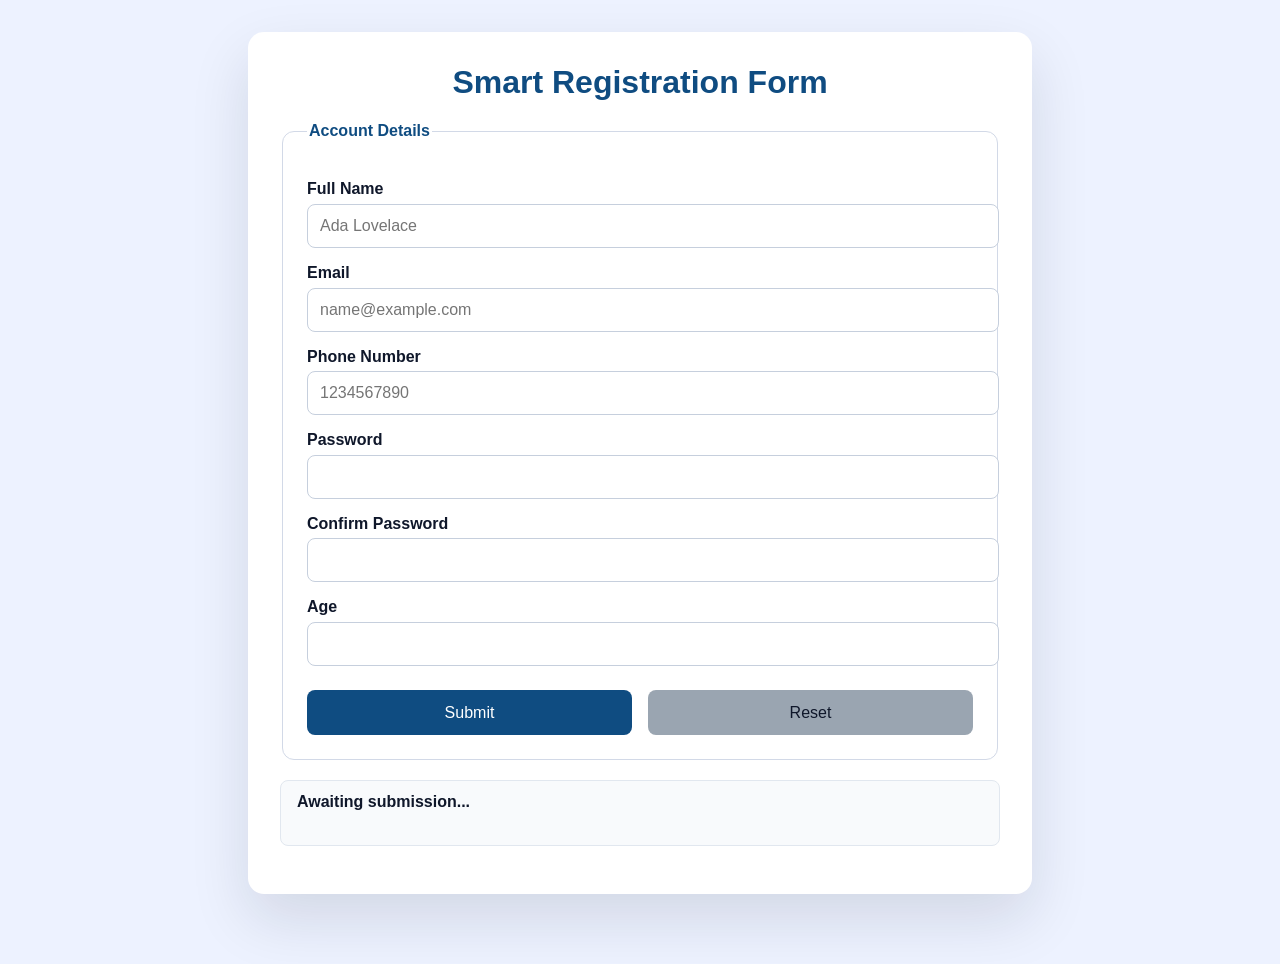
<file: assignment11-form-validation.html>
<!DOCTYPE html>
<html lang="en">
<head>
  <meta charset="UTF-8" />
  <title>COMP 2680 – Assignment 11: Form Validation</title>
  <style>
    :root {
      font-family: "Segoe UI", Arial, sans-serif;
      color: #0f172a;
      background: #edf2ff;
    }

    body {
      margin: 0;
      padding: 2rem;
      background: inherit;
      min-height: 100vh;
      display: flex;
      align-items: flex-start;
      justify-content: center;
    }

    .container {
      width: min(720px, 100%);
      background: #ffffff;
      border-radius: 16px;
      padding: 2rem;
      box-shadow: 0 25px 60px rgba(15, 23, 42, 0.12);
    }

    h1 {
      margin-top: 0;
      text-align: center;
      color: #0f4c81;
    }

    fieldset {
      border: 1px solid #d2d9e7;
      border-radius: 12px;
      padding: 1.5rem;
    }

    legend {
      font-weight: 700;
      color: #0f4c81;
    }

    label {
      display: block;
      margin-top: 1rem;
      font-weight: 600;
    }

    input {
      width: 100%;
      padding: 0.75rem;
      margin-top: 0.35rem;
      border-radius: 8px;
      border: 1px solid #c6cfdd;
      font-size: 1rem;
    }

    input:focus {
      outline: 2px solid #0f4c81;
      border-color: transparent;
    }

    .controls {
      display: flex;
      gap: 1rem;
      margin-top: 1.5rem;
    }

    button {
      flex: 1;
      padding: 0.85rem;
      font-size: 1rem;
      border: none;
      border-radius: 8px;
      cursor: pointer;
      color: #fff;
      background: #0f4c81;
    }

    button[type="reset"] {
      background: #9aa5b1;
      color: #0f172a;
    }

    .status {
      margin-top: 1.25rem;
      padding: 0.75rem 1rem;
      border-radius: 8px;
      background: #f8fafc;
      border: 1px solid #e1e7ef;
      min-height: 2.5rem;
      font-weight: 600;
    }

    .status.success {
      color: #166534;
      background: #dcfce7;
      border-color: #86efac;
    }

    .status.error {
      color: #9f1239;
      background: #ffe4e6;
      border-color: #fda4af;
    }
  </style>
</head>
<body>
  <div class="container">
    <h1>Smart Registration Form</h1>

    <fieldset>
      <legend>Account Details</legend>
      <!-- Part B: novalidate disables browser UI so Part C JS can run -->
      <form id="smartForm" novalidate>
        <label for="fullName">Full Name</label>
        <input
          type="text"
          id="fullName"
          name="fullName"
          placeholder="Ada Lovelace"
          required
          minlength="3"
          pattern="^[A-Za-z\s]+$"
        />

        <label for="email">Email</label>
        <input
          type="email"
          id="email"
          name="email"
          placeholder="name@example.com"
          required
        />

        <label for="phone">Phone Number</label>
        <input
          type="text"
          id="phone"
          name="phone"
          placeholder="1234567890"
          required
          pattern="^\d{10}$"
          maxlength="10"
        />

        <label for="password">Password</label>
        <input
          type="password"
          id="password"
          name="password"
          required
          minlength="8"
          pattern="^(?=.*[a-z])(?=.*[A-Z])(?=.*\d).{8,}$"
        />

        <label for="confirmPassword">Confirm Password</label>
        <input
          type="password"
          id="confirmPassword"
          name="confirmPassword"
          required
        />

        <label for="age">Age</label>
        <input
          type="number"
          id="age"
          name="age"
          required
          min="18"
          max="60"
        />

        <div class="controls">
          <button type="submit">Submit</button>
          <button type="reset">Reset</button>
        </div>
      </form>
    </fieldset>

    <p id="status" class="status">Awaiting submission...</p>
  </div>

  <script>
    const form = document.getElementById('smartForm');
    const fullNameInput = document.getElementById('fullName');
    const emailInput = document.getElementById('email');
    const phoneInput = document.getElementById('phone');
    const passwordInput = document.getElementById('password');
    const confirmPasswordInput = document.getElementById('confirmPassword');
    const ageInput = document.getElementById('age');
    const statusBox = document.getElementById('status');

    // Extra validation rule #1: Password may not contain the user's full name.
    function passwordContainsName(password, fullName) {
      const normalizedName = fullName.replace(/\s+/g, '').toLowerCase();
      if (!normalizedName) return false;
      return password.toLowerCase().includes(normalizedName);
    }

    // Extra validation rule #2: Email addresses must end with .com (business requirement).
    function emailEndsWithCom(email) {
      return email.trim().toLowerCase().endsWith('.com');
    }

    function clearCustomMessages() {
      [
        fullNameInput,
        emailInput,
        phoneInput,
        passwordInput,
        confirmPasswordInput,
        ageInput,
      ].forEach((input) => input.setCustomValidity(''));
    }

    function setStatus(message, type = 'error') {
      statusBox.textContent = message;
      statusBox.classList.remove('success', 'error');
      statusBox.classList.add(type === 'success' ? 'success' : 'error');
    }

    form.addEventListener('submit', (event) => {
      event.preventDefault();
      clearCustomMessages();

      const fullName = fullNameInput.value.trim();
      const phone = phoneInput.value.trim();
      const password = passwordInput.value;
      const confirmPassword = confirmPasswordInput.value;
      const ageValue = Number(ageInput.value);

      if (!/^[A-Za-z\s]+$/.test(fullName)) {
        fullNameInput.setCustomValidity('Full Name must include letters and spaces only.');
      }

      if (!/^\d{10}$/.test(phone)) {
        phoneInput.setCustomValidity('Phone number must be exactly 10 digits.');
      }

      const passwordChecks = [
        { test: /.{8,}/.test(password), message: 'Password needs at least 8 characters.' },
        { test: /[A-Z]/.test(password), message: 'Password must include an uppercase letter.' },
        { test: /[a-z]/.test(password), message: 'Password must include a lowercase letter.' },
        { test: /\d/.test(password), message: 'Password must include a digit.' },
      ];

      const failedPasswordRule = passwordChecks.find((rule) => !rule.test);
      if (failedPasswordRule) {
        passwordInput.setCustomValidity(failedPasswordRule.message);
      }

      if (passwordContainsName(password, fullName)) {
        passwordInput.setCustomValidity('Password cannot contain your full name.');
      }

      if (password !== confirmPassword) {
        confirmPasswordInput.setCustomValidity('Passwords must match.');
      }

      if (!emailEndsWithCom(emailInput.value)) {
        emailInput.setCustomValidity('Email must end with .com.');
      }

      if (ageValue < 18 || ageValue > 60) {
        ageInput.setCustomValidity('Age must be between 18 and 60.');
      }

      const formIsValid = form.checkValidity();
      if (!formIsValid) {
        form.reportValidity();
        setStatus('Please correct the highlighted errors.', 'error');
        return;
      }

      setStatus('Form submitted successfully!', 'success');
      // Form submission would continue here in a real app.
    });

    form.addEventListener('reset', () => {
      clearCustomMessages();
      setStatus('Form reset. You can start over.', 'error');
    });
  </script>
</body>
</html>
</file>
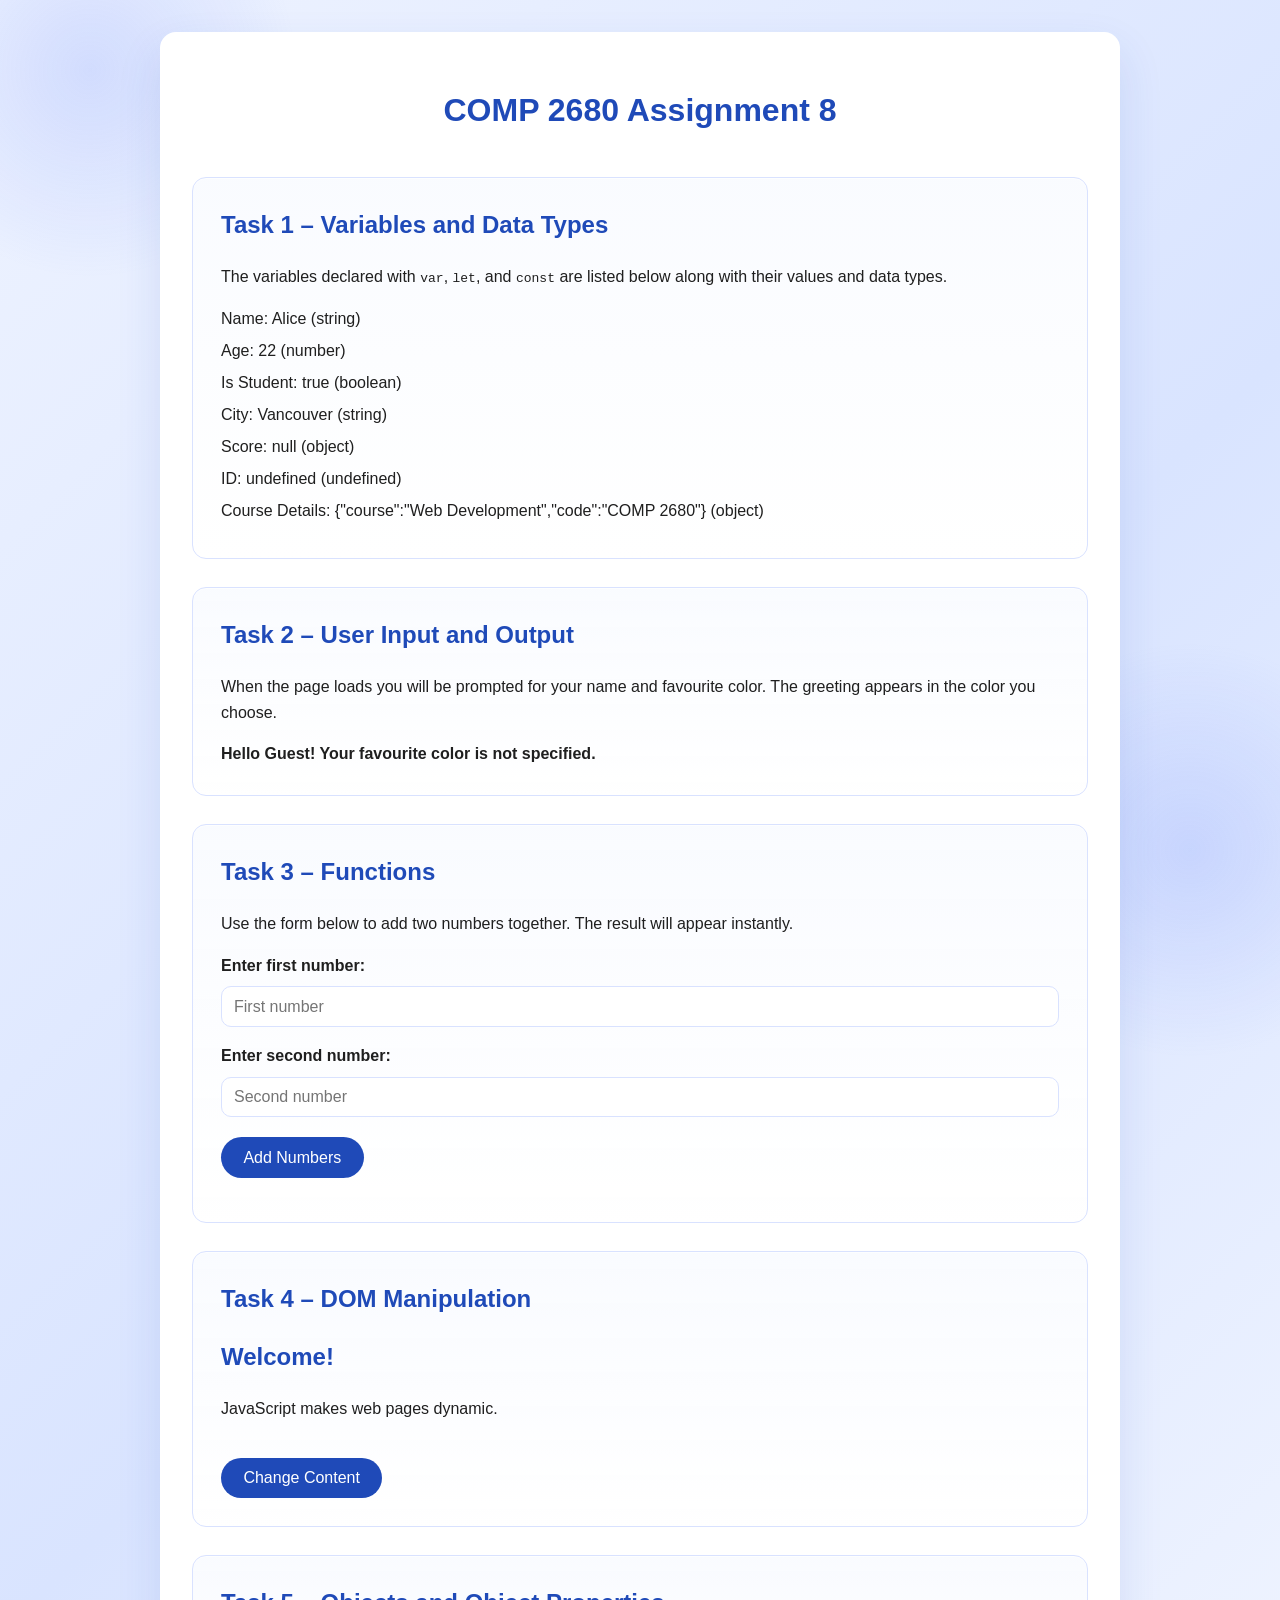
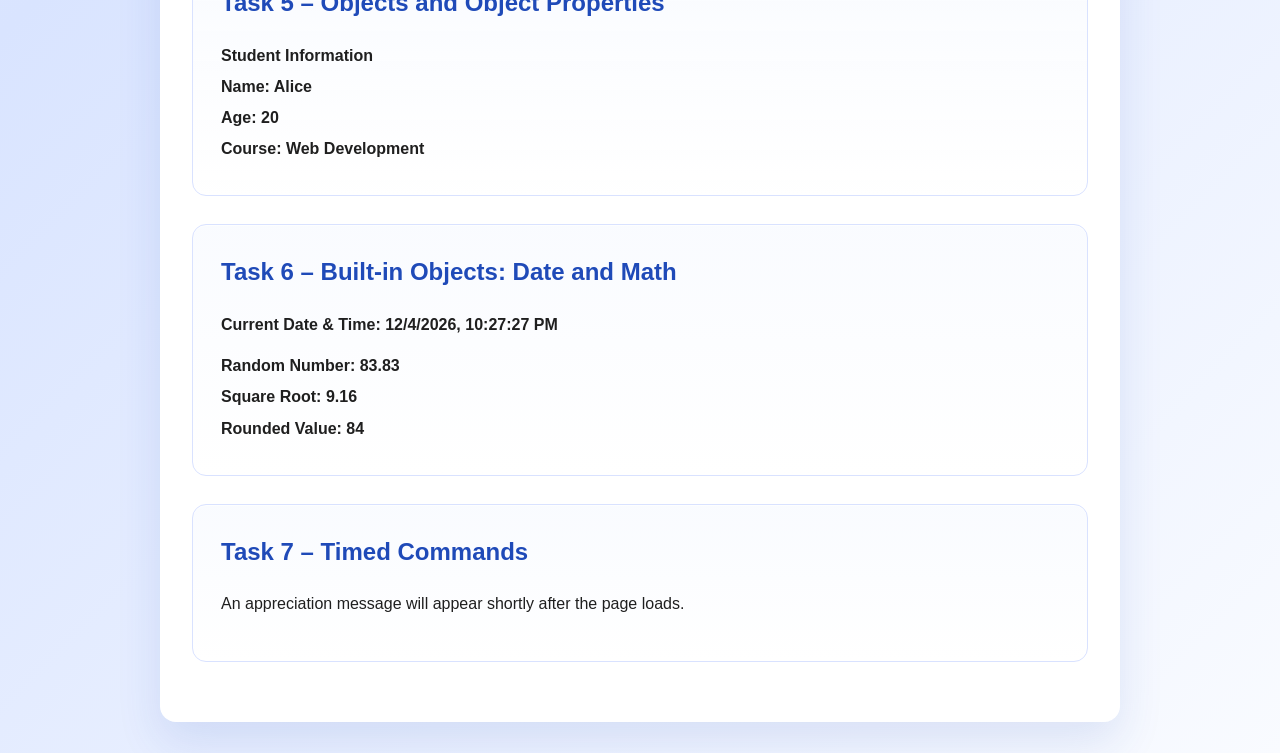
<file: Assignment8.html>
<!DOCTYPE html>
<html lang="en">
<head>
  <meta charset="UTF-8">
  <meta name="viewport" content="width=device-width, initial-scale=1.0">
  <title>COMP 2680 Assignment 8</title>
  <style>
    :root {
      --primary-color: #1f4ab8;
      --accent-color: #5c7cfa;
      --background-color: #eef3ff;
      --card-background: #ffffff;
      --border-color: #d9e2ff;
      --text-color: #1f1f1f;
    }

    * {
      box-sizing: border-box;
    }

    body {
      margin: 0;
      font-family: Arial, sans-serif;
      background: linear-gradient(135deg, #eef3ff 0%, #d9e4ff 45%, #f9fbff 100%);
      color: var(--text-color);
      line-height: 1.6;
      min-height: 100vh;
      position: relative;
      overflow-x: hidden;
    }

    body::before,
    body::after {
      content: "";
      position: fixed;
      width: 420px;
      height: 420px;
      border-radius: 50%;
      background: radial-gradient(circle, rgba(92, 124, 250, 0.18) 0%, rgba(92, 124, 250, 0) 70%);
      z-index: 0;
      pointer-events: none;
      filter: blur(0);
    }

    body::before {
      top: -140px;
      left: -120px;
    }

    body::after {
      bottom: -160px;
      right: -120px;
    }

    main {
      max-width: 960px;
      margin: 2rem auto;
      background: var(--card-background);
      padding: 2rem;
      border-radius: 16px;
      box-shadow: 0 20px 45px rgba(31, 74, 184, 0.12);
      position: relative;
      z-index: 1;
    }

    h1 {
      text-align: center;
      color: var(--primary-color);
      margin-bottom: 2.5rem;
    }

    .task-section {
      border: 1px solid var(--border-color);
      border-radius: 14px;
      padding: 1.75rem;
      margin-bottom: 1.75rem;
      background: linear-gradient(180deg, rgba(249, 251, 255, 0.95) 0%, rgba(255, 255, 255, 0.98) 100%);
      box-shadow: inset 0 1px 0 rgba(255, 255, 255, 0.7);
    }

    .task-section h2 {
      margin-top: 0;
      color: var(--primary-color);
    }

    label {
      display: block;
      margin-top: 1rem;
      font-weight: 600;
    }

    input[type="number"] {
      width: 100%;
      padding: 0.65rem 0.75rem;
      margin-top: 0.5rem;
      border: 1px solid var(--border-color);
      border-radius: 10px;
      font-size: 1rem;
    }

    button {
      display: inline-block;
      margin-top: 1.25rem;
      padding: 0.7rem 1.4rem;
      border: none;
      border-radius: 999px;
      background: var(--primary-color);
      color: #ffffff;
      font-size: 1rem;
      cursor: pointer;
      transition: transform 0.2s ease, box-shadow 0.2s ease, background 0.2s ease;
    }

    button:hover {
      background: var(--accent-color);
      transform: translateY(-2px);
      box-shadow: 0 12px 24px rgba(92, 124, 250, 0.25);
    }

    #greeting,
    #sumResult,
    #studentInfo,
    #datetime,
    #mathResults {
      margin-top: 1rem;
      font-weight: 600;
    }

    .highlight {
      background: #fff7c2;
      font-weight: 700;
      padding: 0.4rem 0.5rem;
      border-radius: 8px;
    }

    .task-output p {
      margin: 0.4rem 0;
    }

    #mathResults p,
    #studentInfo p {
      margin: 0.35rem 0;
    }

    @media (max-width: 720px) {
      main {
        margin: 1.25rem;
        padding: 1.6rem;
      }

      body::before,
      body::after {
        width: 300px;
        height: 300px;
      }
    }
  </style>
</head>
<body>
  <main>
    <h1>COMP 2680 Assignment 8</h1>

    <section id="variables" class="task-section">
      <h2>Task 1 – Variables and Data Types</h2>
      <p>The variables declared with <code>var</code>, <code>let</code>, and <code>const</code> are listed below along with their values and data types.</p>
      <div class="task-output"></div>
    </section>

    <section class="task-section">
      <h2>Task 2 – User Input and Output</h2>
      <p>When the page loads you will be prompted for your name and favourite color. The greeting appears in the color you choose.</p>
      <div id="greeting"></div>
    </section>

    <section class="task-section">
      <h2>Task 3 – Functions</h2>
      <p>Use the form below to add two numbers together. The result will appear instantly.</p>
      <label for="firstNumber">Enter first number:</label>
      <input type="number" id="firstNumber" placeholder="First number">

      <label for="secondNumber">Enter second number:</label>
      <input type="number" id="secondNumber" placeholder="Second number">

      <button id="addNumbersBtn" type="button">Add Numbers</button>
      <p id="sumResult"></p>
    </section>

    <section id="dom-manipulation" class="task-section">
      <h2>Task 4 – DOM Manipulation</h2>
      <div id="domContent">
        <h2 id="mainHeading">Welcome!</h2>
        <div id="infoWrapper">
          <p class="info">JavaScript makes web pages dynamic.</p>
        </div>
      </div>
      <button id="changeBtn" type="button">Change Content</button>
    </section>

    <section class="task-section">
      <h2>Task 5 – Objects and Object Properties</h2>
      <div id="studentInfo"></div>
    </section>

    <section class="task-section">
      <h2>Task 6 – Built-in Objects: Date and Math</h2>
      <div id="datetime"></div>
      <div id="mathResults"></div>
    </section>

    <section class="task-section">
      <h2>Task 7 – Timed Commands</h2>
      <p>An appreciation message will appear shortly after the page loads.</p>
    </section>
  </main>

  <script>
    document.addEventListener('DOMContentLoaded', function () {
      // Task 1 – Variables and Data Types
      var studentName = "Alice";
      let studentAge = 22;
      const isStudent = true;
      var hometown = "Vancouver";
      let averageScore = null;
      let campusId;
      const courseDetails = { course: "Web Development", code: "COMP 2680" };

      const variableDetails = [
        { label: "Name", value: studentName, type: typeof studentName },
        { label: "Age", value: studentAge, type: typeof studentAge },
        { label: "Is Student", value: isStudent, type: typeof isStudent },
        { label: "City", value: hometown, type: typeof hometown },
        { label: "Score", value: averageScore, type: typeof averageScore },
        { label: "ID", value: campusId, type: typeof campusId },
        { label: "Course Details", value: JSON.stringify(courseDetails), type: typeof courseDetails }
      ];

      const variablesOutputContainer = document.querySelector("#variables .task-output");
      const variablesOutput = variableDetails
        .map(item => `<p>${item.label}: ${item.value} (${item.type})</p>`)
        .join("");
      variablesOutputContainer.innerHTML = variablesOutput;

      // Task 2 – User Input and Output
      let nameInput = prompt("What is your name?");
      let colorInput = prompt("What is your favourite color?");

      const displayName = nameInput && nameInput.trim() ? nameInput.trim() : "Guest";
      const displayColor = colorInput && colorInput.trim() ? colorInput.trim() : "#1f1f1f";
      const colorDescription = colorInput && colorInput.trim() ? colorInput.trim() : "not specified";
      const greetingMessage = `Hello ${displayName}! Your favourite color is ${colorDescription}.`;

      alert(greetingMessage);

      const greetingContainer = document.getElementById("greeting");
      greetingContainer.innerHTML = greetingMessage;
      greetingContainer.style.color = displayColor;
      if (!greetingContainer.style.color) {
        greetingContainer.style.color = "#1f1f1f";
      }

      // Task 3 – Functions
      function calculateSum(a, b) {
        return a + b;
      }

      const addNumbersBtn = document.getElementById("addNumbersBtn");
      const sumResult = document.getElementById("sumResult");

      addNumbersBtn.addEventListener("click", function () {
        const firstValue = Number(document.getElementById("firstNumber").value);
        const secondValue = Number(document.getElementById("secondNumber").value);

        if (Number.isNaN(firstValue) || Number.isNaN(secondValue)) {
          sumResult.textContent = "Please enter valid numbers in both fields.";
          sumResult.style.color = "#c92a2a";
          return;
        }

        const sum = calculateSum(firstValue, secondValue);
        sumResult.textContent = `The sum of ${firstValue} and ${secondValue} is ${sum}.`;
        sumResult.style.color = varPrimaryColor();
      });

      // Task 4 – DOM Manipulation
      const changeBtn = document.getElementById("changeBtn");

      changeBtn.addEventListener("click", function () {
        const heading = document.getElementById("mainHeading");
        heading.textContent = "You just updated the content!";
        heading.style.color = varPrimaryColor();

        const infoWrapper = document.getElementById("infoWrapper");
        if (!infoWrapper.querySelector(".dynamic-paragraph")) {
          infoWrapper.innerHTML += '<p class="info dynamic-paragraph">This paragraph was added dynamically using JavaScript!</p>';
        }

        const infoParagraphs = document.getElementsByClassName("info");
        Array.from(infoParagraphs).forEach(paragraph => {
          paragraph.classList.add("highlight");
        });
      });

      // Task 5 – Objects and Object Properties
      const student = {
        name: "Alice",
        age: 20,
        course: "Web Development",
        displayInfo() {
          const studentInfoContainer = document.getElementById("studentInfo");
          studentInfoContainer.innerHTML = `
            <strong>Student Information</strong>
            <p>Name: ${this.name}</p>
            <p>Age: ${this.age}</p>
            <p>Course: ${this.course}</p>
          `;
        }
      };
      student.displayInfo();

      // Task 6 – Built-in Objects: Date and Math
      const datetimeContainer = document.getElementById("datetime");

      function updateDateTime() {
        const now = new Date();
        datetimeContainer.textContent = `Current Date & Time: ${now.toLocaleString()}`;
      }

      updateDateTime();
      setInterval(updateDateTime, 1000);

      const mathResultsContainer = document.getElementById("mathResults");
      const randomNumber = Math.random() * 99 + 1;
      const squareRoot = Math.sqrt(randomNumber);
      const roundedValue = Math.round(randomNumber);

      mathResultsContainer.innerHTML = `
        <p>Random Number: ${randomNumber.toFixed(2)}</p>
        <p>Square Root: ${squareRoot.toFixed(2)}</p>
        <p>Rounded Value: ${roundedValue}</p>
      `;

      // Task 7 – Timed Commands
      setTimeout(function () {
        alert("Thanks for visiting this page!");
      }, 5000);

      function varPrimaryColor() {
        const value = getComputedStyle(document.documentElement).getPropertyValue("--primary-color");
        return value && value.trim() ? value.trim() : "#1f4ab8";
      }
    });
  </script>
</body>
</html>
</file>
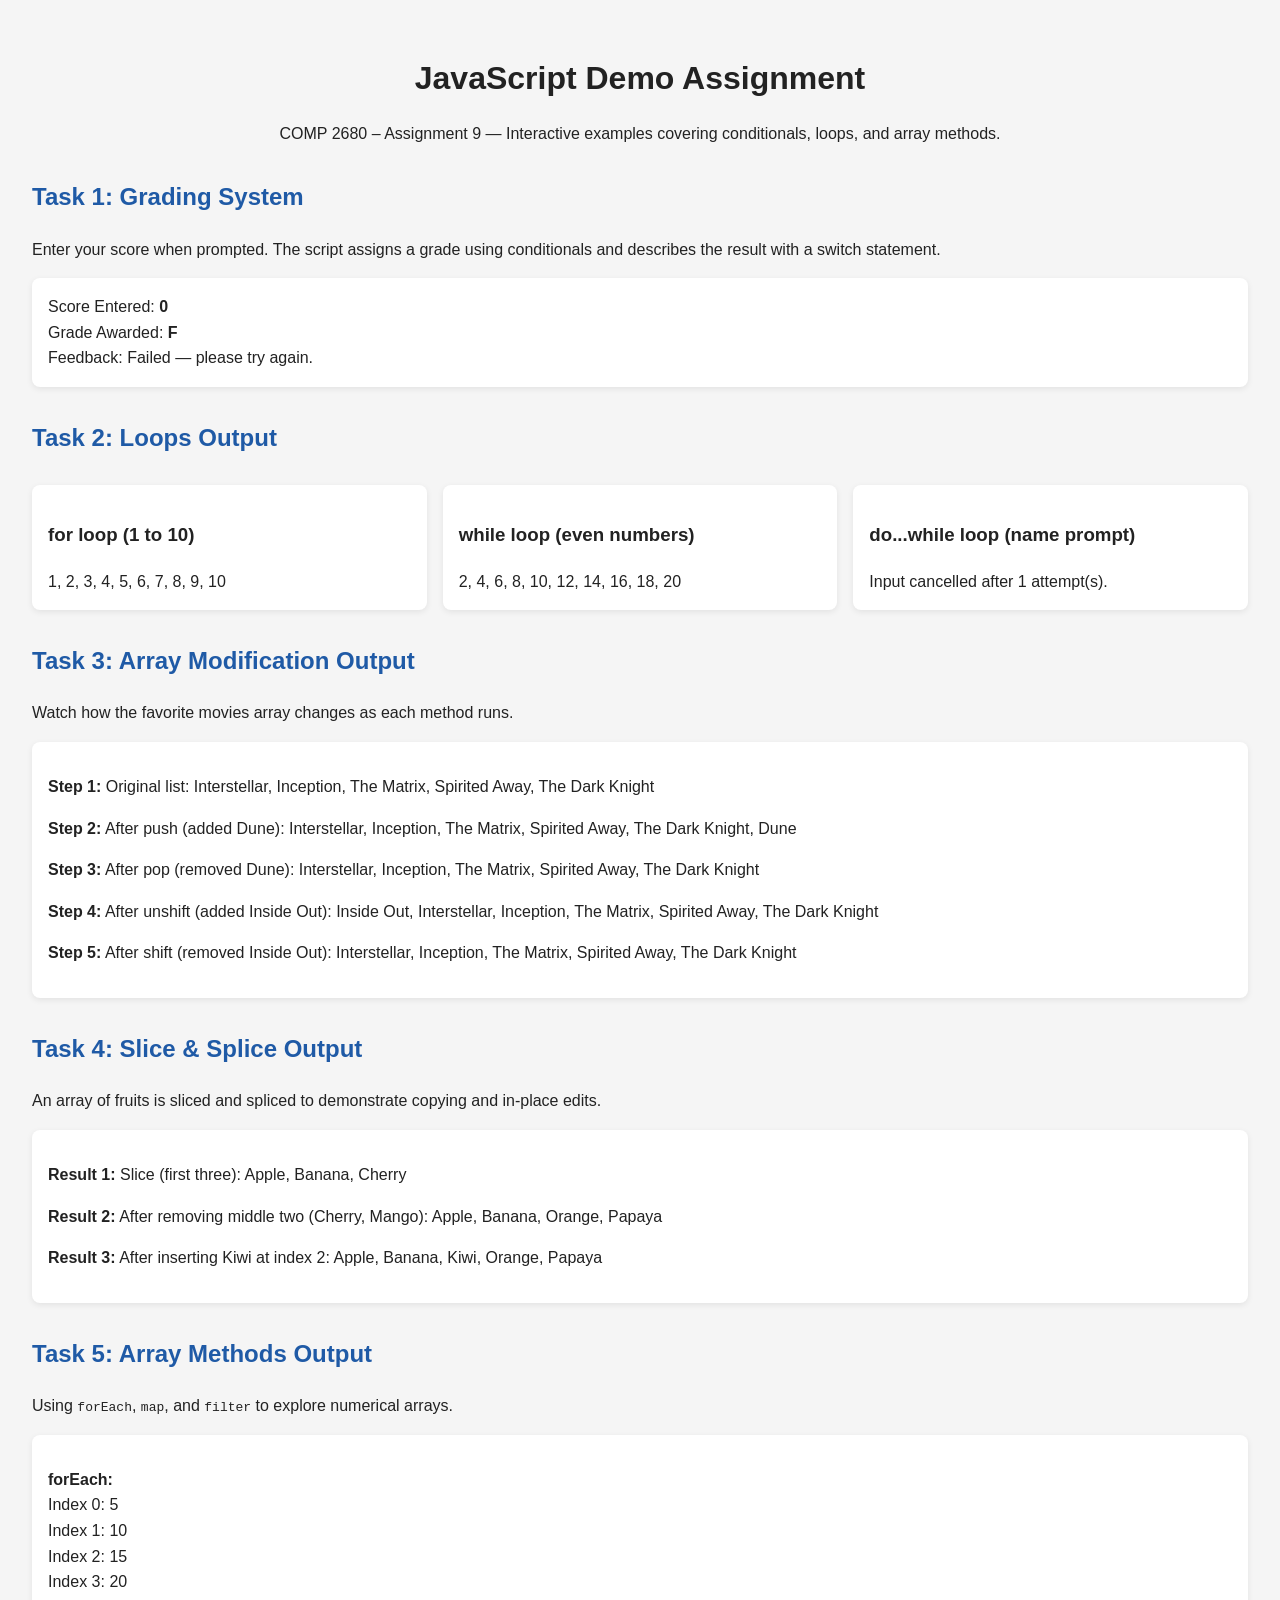
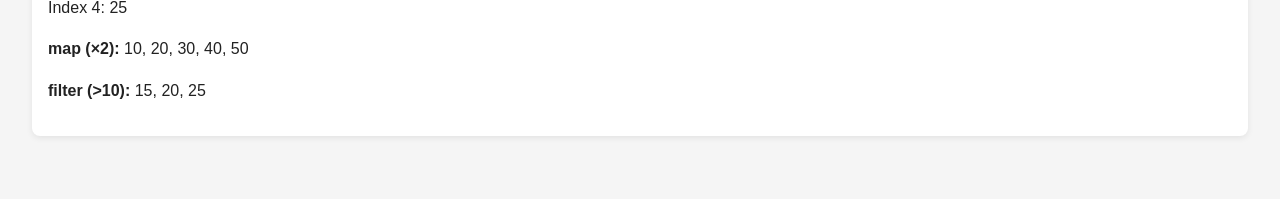
<file: COMP2680_Assignment9_000000000_Doe.html>
<!DOCTYPE html>
<html lang="en">
<head>
    <meta charset="UTF-8">
    <title>Assignment 9 - JavaScript Conditionals, Loops & Arrays</title>
    <style>
        :root {
            font-family: Arial, Helvetica, sans-serif;
            background-color: #f5f5f5;
            color: #222;
        }
        body {
            margin: 0;
            padding: 2rem;
            line-height: 1.6;
        }
        header {
            text-align: center;
            margin-bottom: 2rem;
        }
        section {
            margin-bottom: 2rem;
        }
        h1 {
            margin-bottom: 0.5rem;
        }
        h2 {
            color: #1f5aa6;
        }
        .card {
            background: #fff;
            border-radius: 8px;
            padding: 1rem;
            margin-top: 0.5rem;
            box-shadow: 0 2px 6px rgba(0, 0, 0, 0.08);
        }
        .grid {
            display: grid;
            gap: 1rem;
        }
        @media (min-width: 640px) {
            .grid {
                grid-template-columns: repeat(auto-fit, minmax(220px, 1fr));
            }
        }
        .output-block {
            margin-bottom: 0.75rem;
        }
        .output-block:last-child {
            margin-bottom: 0;
        }
    </style>
</head>
<body>
    <header>
        <h1>JavaScript Demo Assignment</h1>
        <p>COMP 2680 – Assignment 9 &mdash; Interactive examples covering conditionals, loops, and array methods.</p>
    </header>

    <main>
        <section>
            <h2>Task 1: Grading System</h2>
            <p>Enter your score when prompted. The script assigns a grade using conditionals and describes the result with a switch statement.</p>
            <div id="task1Output" class="card"></div>
        </section>

        <section>
            <h2>Task 2: Loops Output</h2>
            <div id="task2Output" class="grid">
                <div class="card">
                    <h3>for loop (1 to 10)</h3>
                    <div id="task2For" class="output-block"></div>
                </div>
                <div class="card">
                    <h3>while loop (even numbers)</h3>
                    <div id="task2While" class="output-block"></div>
                </div>
                <div class="card">
                    <h3>do...while loop (name prompt)</h3>
                    <div id="task2DoWhile" class="output-block"></div>
                </div>
            </div>
        </section>

        <section>
            <h2>Task 3: Array Modification Output</h2>
            <p>Watch how the favorite movies array changes as each method runs.</p>
            <div id="task3Output" class="card"></div>
        </section>

        <section>
            <h2>Task 4: Slice &amp; Splice Output</h2>
            <p>An array of fruits is sliced and spliced to demonstrate copying and in-place edits.</p>
            <div id="task4Output" class="card"></div>
        </section>

        <section>
            <h2>Task 5: Array Methods Output</h2>
            <p>Using <code>forEach</code>, <code>map</code>, and <code>filter</code> to explore numerical arrays.</p>
            <div id="task5Output" class="card"></div>
        </section>
    </main>

    <script>
        (function () {
            /* ------------------------------
               Task 1: If/Else Chain + Switch
            --------------------------------*/
            const gradeOutput = document.getElementById("task1Output");

            function requestScore() {
                let input;
                do {
                    input = prompt("Enter a score between 0 and 100:", "85");
                    if (input === null) {
                        return 0; // default to 0 if user cancels
                    }
                    input = Number(input.trim());
                } while (Number.isNaN(input) || input < 0 || input > 100);
                return input;
            }

            const score = requestScore();
            let grade = "";
            if (score >= 90) {
                grade = "A";
            } else if (score >= 80) {
                grade = "B";
            } else if (score >= 70) {
                grade = "C";
            } else if (score >= 60) {
                grade = "D";
            } else {
                grade = "F";
            }

            let message;
            switch (grade) {
                case "A":
                    message = "Excellent work!";
                    break;
                case "B":
                    message = "Very good effort.";
                    break;
                case "C":
                    message = "Solid performance.";
                    break;
                case "D":
                    message = "Passed, but review the material.";
                    break;
                default:
                    message = "Failed &mdash; please try again.";
            }

            gradeOutput.innerHTML = `Score Entered: <strong>${score}</strong><br>` +
                `Grade Awarded: <strong>${grade}</strong><br>` +
                `Feedback: ${message}`;

            /* ------------------------------
               Task 2: Loops Demo
            --------------------------------*/
            const forLoopValues = [];
            for (let i = 1; i <= 10; i += 1) {
                forLoopValues.push(i);
            }
            document.getElementById("task2For").innerHTML = forLoopValues.join(", ");

            const evenValues = [];
            let even = 2;
            while (even <= 20) {
                evenValues.push(even);
                even += 2;
            }
            document.getElementById("task2While").innerHTML = evenValues.join(", ");

            let nameInput;
            let attemptCount = 0;
            do {
                attemptCount += 1;
                nameInput = prompt("Enter your name (cannot be blank):", "");
                if (nameInput === null) {
                    break;
                }
            } while (nameInput.trim() === "");

            const nameMessage = nameInput === null
                ? `Input cancelled after ${attemptCount} attempt(s).`
                : `Hello, <strong>${nameInput.trim()}</strong>! Provided after ${attemptCount} attempt(s).`;
            document.getElementById("task2DoWhile").innerHTML = nameMessage;

            /* ------------------------------
               Task 3: Array Modify Demo
            --------------------------------*/
            const movies = [
                "Interstellar",
                "Inception",
                "The Matrix",
                "Spirited Away",
                "The Dark Knight"
            ];
            const movieLog = [];

            movieLog.push(`Original list: ${movies.join(", ")}`);

            movies.push("Dune");
            movieLog.push(`After push (added Dune): ${movies.join(", ")}`);

            const removedLast = movies.pop();
            movieLog.push(`After pop (removed ${removedLast}): ${movies.join(", ")}`);

            movies.unshift("Inside Out");
            movieLog.push(`After unshift (added Inside Out): ${movies.join(", ")}`);

            const removedFirst = movies.shift();
            movieLog.push(`After shift (removed ${removedFirst}): ${movies.join(", ")}`);

            document.getElementById("task3Output").innerHTML = movieLog
                .map((step, index) => `<p><strong>Step ${index + 1}:</strong> ${step}</p>`)
                .join("");

            /* ------------------------------
               Task 4: Slice & Splice
            --------------------------------*/
            const fruits = ["Apple", "Banana", "Cherry", "Mango", "Orange", "Papaya"];
            const fruitLog = [];

            const slicedFruits = fruits.slice(0, 3);
            fruitLog.push(`Slice (first three): ${slicedFruits.join(", ")}`);

            const removedFruits = fruits.splice(2, 2);
            fruitLog.push(`After removing middle two (${removedFruits.join(", ")}): ${fruits.join(", ")}`);

            fruits.splice(2, 0, "Kiwi");
            fruitLog.push(`After inserting Kiwi at index 2: ${fruits.join(", ")}`);

            document.getElementById("task4Output").innerHTML = fruitLog
                .map((entry, index) => `<p><strong>Result ${index + 1}:</strong> ${entry}</p>`)
                .join("");

            /* ------------------------------
               Task 5: forEach(), map(), filter()
            --------------------------------*/
            const nums = [5, 10, 15, 20, 25];
            const forEachLines = [];
            nums.forEach((value, index) => {
                forEachLines.push(`Index ${index}: ${value}`);
            });

            const doubled = nums.map((value) => value * 2);
            const filtered = nums.filter((value) => value > 10);

            document.getElementById("task5Output").innerHTML =
                `<p><strong>forEach:</strong><br>${forEachLines.join("<br>")}</p>` +
                `<p><strong>map (×2):</strong> ${doubled.join(", ")}</p>` +
                `<p><strong>filter (>10):</strong> ${filtered.join(", ")}</p>`;
        })();
    </script>
</body>
</html>
</file>
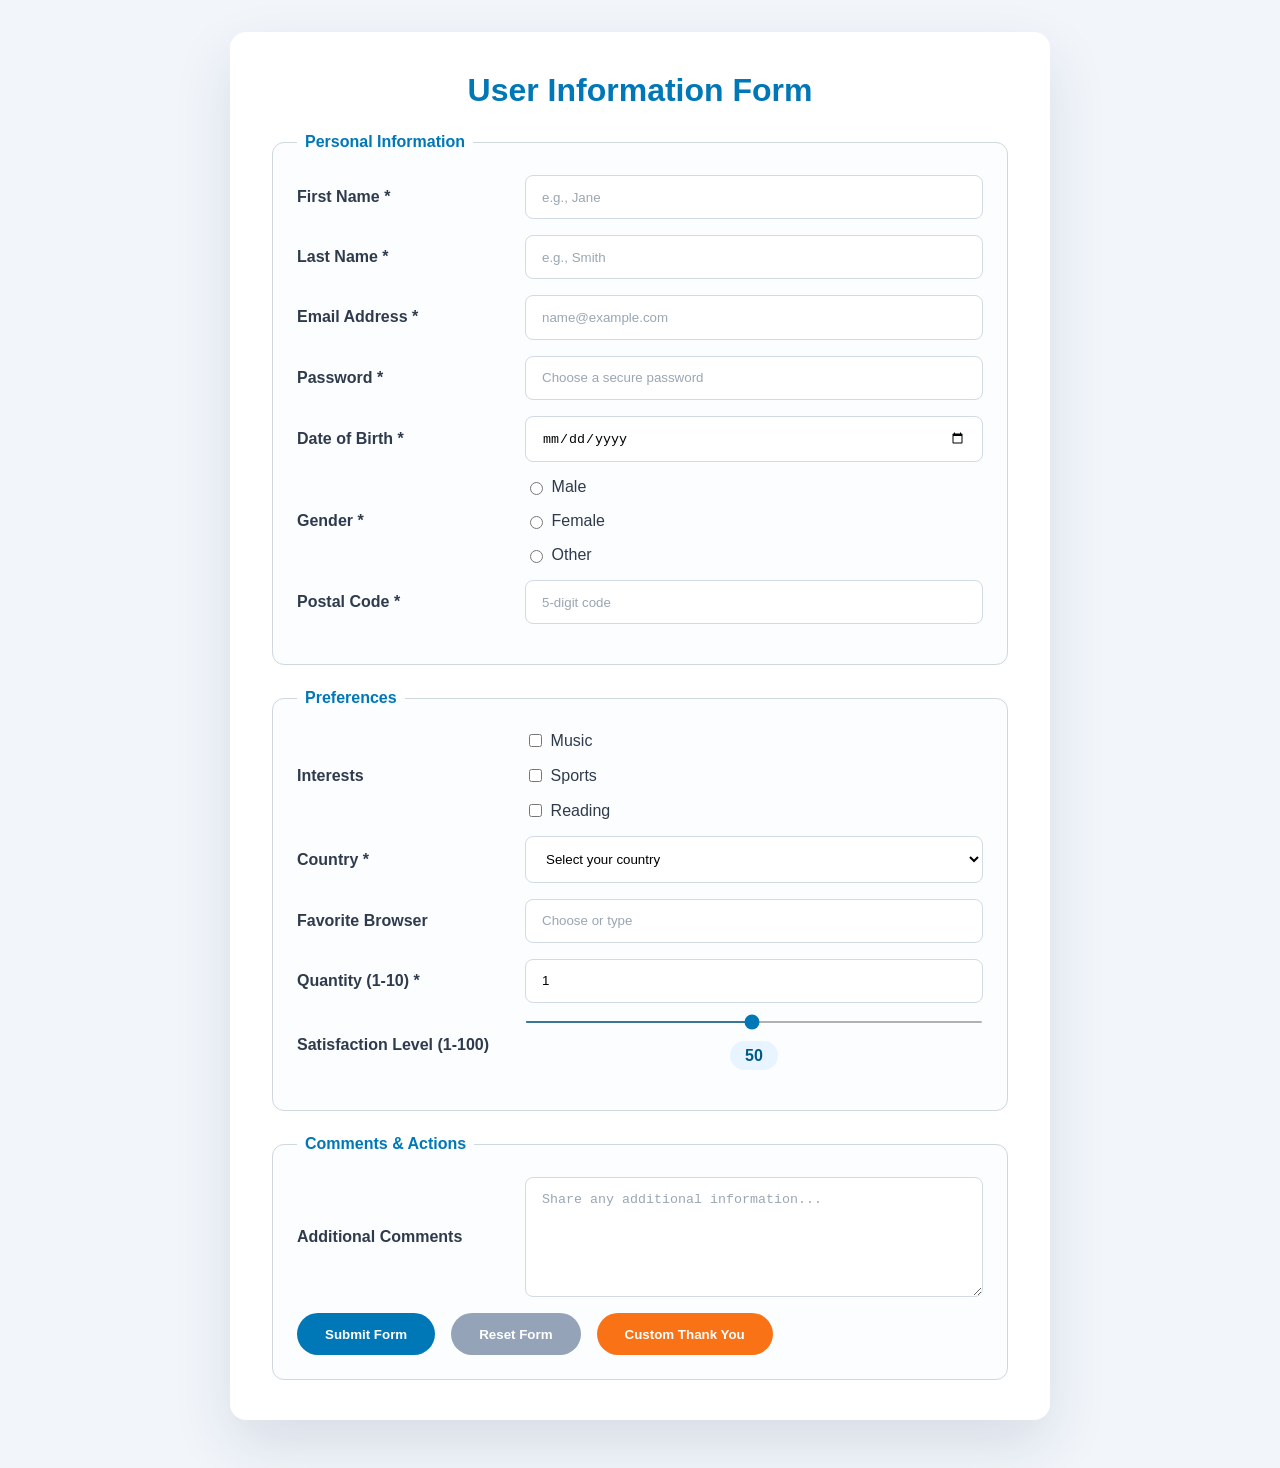
<file: form.html>
<!DOCTYPE html>
<html lang="en">
<head>
  <meta charset="UTF-8">
  <meta name="viewport" content="width=device-width, initial-scale=1.0">
  <title>COMP 2680 Assignment 6 - User Information Form</title>
  <link rel="stylesheet" href="style.css">
</head>
<body>
  <main class="form-wrapper">
    <h1>User Information Form</h1>
    <!-- Main user information form -->
    <form action="/submit-form" method="post" enctype="application/x-www-form-urlencoded">
      <!-- Personal Information Fieldset -->
      <fieldset>
        <legend>Personal Information</legend>

        <div class="form-row">
          <label for="firstName">First Name *</label>
          <div class="input-wrapper">
            <input type="text" id="firstName" name="firstName" placeholder="e.g., Jane" maxlength="30" required>
          </div>
        </div>

        <div class="form-row">
          <label for="lastName">Last Name *</label>
          <div class="input-wrapper">
            <input type="text" id="lastName" name="lastName" placeholder="e.g., Smith" maxlength="30" required>
          </div>
        </div>

        <div class="form-row">
          <label for="email">Email Address *</label>
          <div class="input-wrapper">
            <input type="email" id="email" name="email" placeholder="name@example.com" required>
          </div>
        </div>

        <div class="form-row">
          <label for="password">Password *</label>
          <div class="input-wrapper">
            <input type="password" id="password" name="password" placeholder="Choose a secure password" required>
          </div>
        </div>

        <div class="form-row">
          <label for="dob">Date of Birth *</label>
          <div class="input-wrapper">
            <input type="date" id="dob" name="dob" required>
          </div>
        </div>

        <div class="form-row inline-options">
          <span class="group-label">Gender *</span>
          <div class="input-wrapper option-list">
            <label>
              <input type="radio" name="gender" value="male" required>
              Male
            </label>
            <label>
              <input type="radio" name="gender" value="female">
              Female
            </label>
            <label>
              <input type="radio" name="gender" value="other">
              Other
            </label>
          </div>
        </div>

        <div class="form-row">
          <label for="postalCode">Postal Code *</label>
          <div class="input-wrapper">
            <input type="text" id="postalCode" name="postalCode" placeholder="5-digit code" pattern="^\d{5}$" title="Enter a 5-digit postal code." required>
          </div>
        </div>
      </fieldset>

      <!-- Preferences Fieldset -->
      <fieldset>
        <legend>Preferences</legend>

        <div class="form-row inline-options">
          <span class="group-label">Interests</span>
          <div class="input-wrapper option-list">
            <label>
              <input type="checkbox" name="interests[]" value="music">
              Music
            </label>
            <label>
              <input type="checkbox" name="interests[]" value="sports">
              Sports
            </label>
            <label>
              <input type="checkbox" name="interests[]" value="reading">
              Reading
            </label>
          </div>
        </div>

        <div class="form-row">
          <label for="country">Country *</label>
          <div class="input-wrapper">
            <select id="country" name="country" required>
              <option value="" disabled selected>Select your country</option>
              <option value="canada">Canada</option>
              <option value="united-states">United States</option>
              <option value="mexico">Mexico</option>
              <option value="united-kingdom">United Kingdom</option>
              <option value="australia">Australia</option>
            </select>
          </div>
        </div>

        <div class="form-row">
          <label for="favoriteBrowser">Favorite Browser</label>
          <div class="input-wrapper">
            <input type="text" id="favoriteBrowser" name="favoriteBrowser" list="browserList" placeholder="Choose or type">
            <datalist id="browserList">
              <option value="Chrome"></option>
              <option value="Firefox"></option>
              <option value="Safari"></option>
              <option value="Edge"></option>
              <option value="Opera"></option>
            </datalist>
          </div>
        </div>

        <div class="form-row">
          <label for="quantity">Quantity (1-10) *</label>
          <div class="input-wrapper">
            <input type="number" id="quantity" name="quantity" min="1" max="10" value="1" required>
          </div>
        </div>

        <div class="form-row slider-row">
          <label for="satisfaction">Satisfaction Level (1-100)</label>
          <div class="input-wrapper slider-wrapper">
            <input type="range" id="satisfaction" name="satisfaction" min="1" max="100" value="50">
            <span id="satisfactionValue" class="slider-value">50</span>
          </div>
        </div>
      </fieldset>

      <!-- Comments and Actions -->
      <fieldset class="actions-fieldset">
        <legend>Comments &amp; Actions</legend>

        <div class="form-row">
          <label for="comments">Additional Comments</label>
          <div class="input-wrapper">
            <textarea id="comments" name="comments" rows="5" cols="40" placeholder="Share any additional information..."></textarea>
          </div>
        </div>

        <div class="button-row">
          <input type="submit" value="Submit Form">
          <input type="reset" value="Reset Form">
          <button type="button" id="thankYouButton">Custom Thank You</button>
        </div>
      </fieldset>
    </form>
  </main>

  <script>
    document.addEventListener('DOMContentLoaded', () => {
      const satisfactionSlider = document.getElementById('satisfaction');
      const satisfactionValue = document.getElementById('satisfactionValue');
      const thankYouButton = document.getElementById('thankYouButton');

      if (satisfactionSlider && satisfactionValue) {
        const updateSatisfactionLabel = () => {
          satisfactionValue.textContent = satisfactionSlider.value;
        };

        satisfactionSlider.addEventListener('input', updateSatisfactionLabel);
        updateSatisfactionLabel();
      }

      if (thankYouButton) {
        thankYouButton.addEventListener('click', () => {
          alert('Thank you for filling out the form!');
        });
      }
    });
  </script>
</body>
</html>
</file>
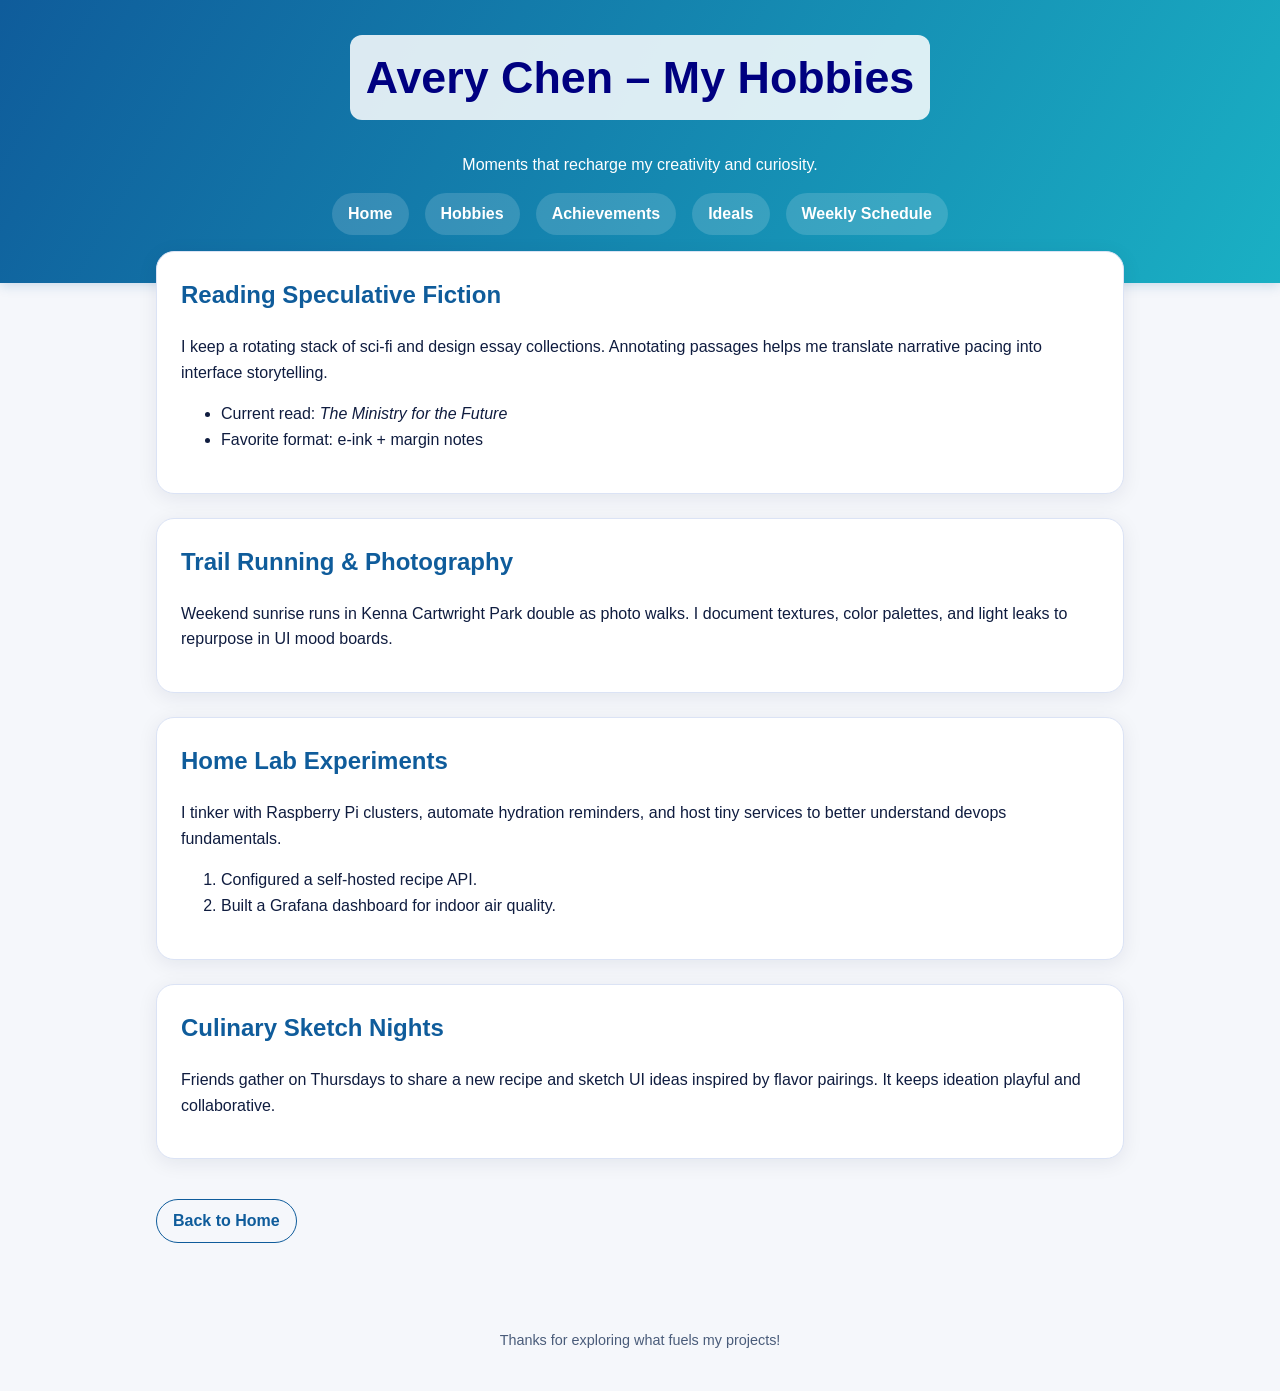
<file: hobbies.html>
<!DOCTYPE html>
<html lang="en">
  <head>
    <meta charset="UTF-8" />
    <meta name="viewport" content="width=device-width, initial-scale=1.0" />
    <title>My Hobbies</title>
    <link rel="icon" href="images/favicon.svg" type="image/svg+xml" />
    <link rel="stylesheet" href="styles.css" />
  </head>
  <body>
    <header>
      <div>
        <h1 id="main-header">Avery Chen – My Hobbies</h1>
        <p>Moments that recharge my creativity and curiosity.</p>
      </div>
      <nav>
        <a href="index.html">Home</a>
        <a href="hobbies.html">Hobbies</a>
        <a href="achievements.html">Achievements</a>
        <a href="ideals.html">Ideals</a>
        <a href="schedule.html">Weekly Schedule</a>
      </nav>
    </header>

    <main>
      <section class="card">
        <h2>Reading Speculative Fiction</h2>
        <p>
          I keep a rotating stack of sci-fi and design essay collections. Annotating passages helps
          me translate narrative pacing into interface storytelling.
        </p>
        <ul>
          <li>Current read: <em>The Ministry for the Future</em></li>
          <li>Favorite format: e-ink + margin notes</li>
        </ul>
      </section>

      <section class="card">
        <h2>Trail Running &amp; Photography</h2>
        <p>
          Weekend sunrise runs in Kenna Cartwright Park double as photo walks. I document textures,
          color palettes, and light leaks to repurpose in UI mood boards.
        </p>
      </section>

      <section class="card">
        <h2>Home Lab Experiments</h2>
        <p>
          I tinker with Raspberry Pi clusters, automate hydration reminders, and host tiny services
          to better understand devops fundamentals.
        </p>
        <ol>
          <li>Configured a self-hosted recipe API.</li>
          <li>Built a Grafana dashboard for indoor air quality.</li>
        </ol>
      </section>

      <section class="card">
        <h2>Culinary Sketch Nights</h2>
        <p>
          Friends gather on Thursdays to share a new recipe and sketch UI ideas inspired by flavor
          pairings. It keeps ideation playful and collaborative.
        </p>
      </section>

      <a class="button-link" href="index.html">Back to Home</a>
    </main>

    <footer>
      <p>Thanks for exploring what fuels my projects!</p>
    </footer>
  </body>
</html>
</file>
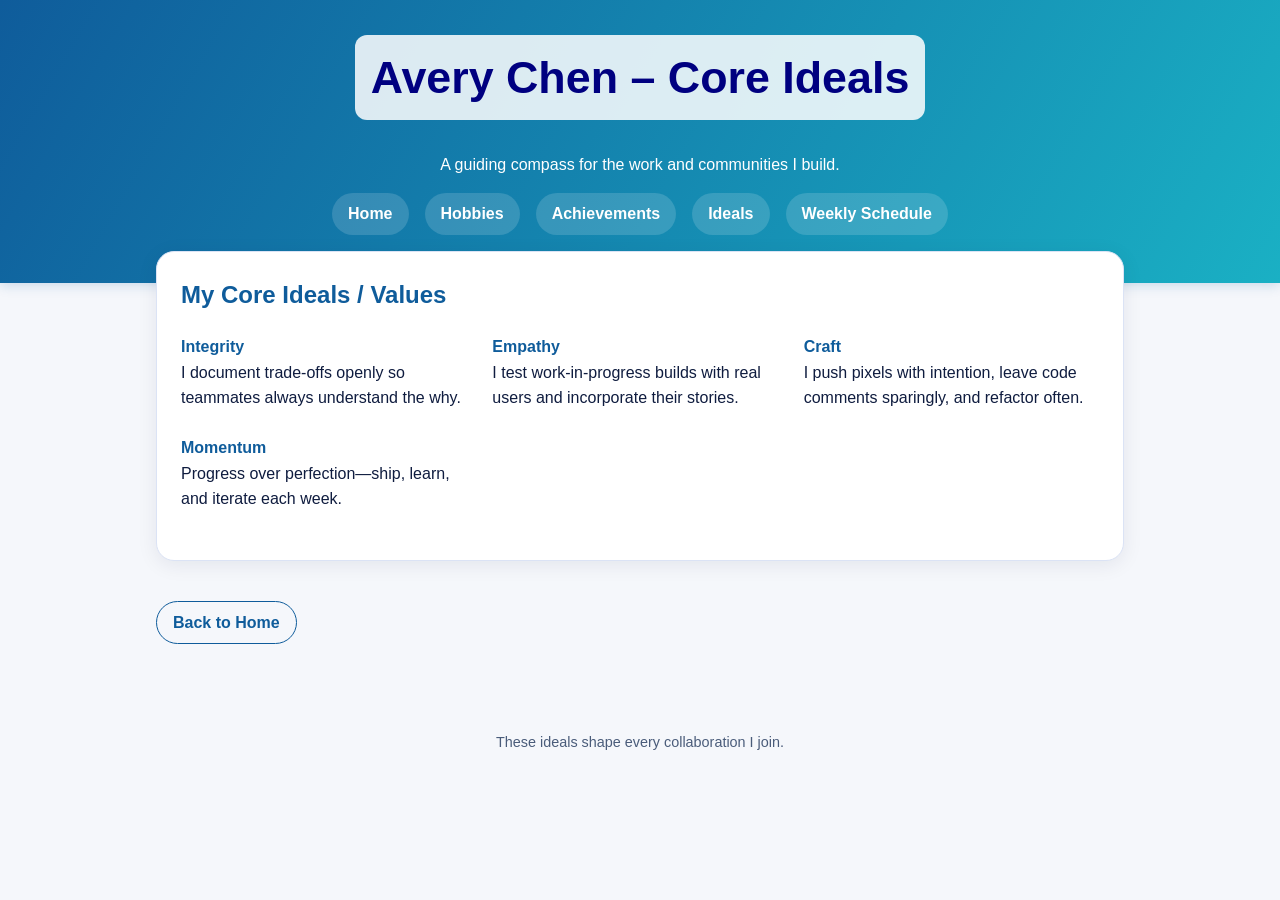
<file: ideals.html>
<!DOCTYPE html>
<html lang="en">
  <head>
    <meta charset="UTF-8" />
    <meta name="viewport" content="width=device-width, initial-scale=1.0" />
    <title>My Core Ideals / Values</title>
    <link rel="icon" href="images/favicon.svg" type="image/svg+xml" />
    <link rel="stylesheet" href="styles.css" />
  </head>
  <body>
    <header>
      <div>
        <h1 id="main-header">Avery Chen – Core Ideals</h1>
        <p>A guiding compass for the work and communities I build.</p>
      </div>
      <nav>
        <a href="index.html">Home</a>
        <a href="hobbies.html">Hobbies</a>
        <a href="achievements.html">Achievements</a>
        <a href="ideals.html">Ideals</a>
        <a href="schedule.html">Weekly Schedule</a>
      </nav>
    </header>

    <main>
      <section class="card values">
        <h2>My Core Ideals / Values</h2>
        <dl>
          <div>
            <dt>Integrity</dt>
            <dd>I document trade-offs openly so teammates always understand the why.</dd>
          </div>
          <div>
            <dt>Empathy</dt>
            <dd>I test work-in-progress builds with real users and incorporate their stories.</dd>
          </div>
          <div>
            <dt>Craft</dt>
            <dd>I push pixels with intention, leave code comments sparingly, and refactor often.</dd>
          </div>
          <div>
            <dt>Momentum</dt>
            <dd>Progress over perfection—ship, learn, and iterate each week.</dd>
          </div>
        </dl>
      </section>

      <a class="button-link" href="index.html">Back to Home</a>
    </main>

    <footer>
      <p>These ideals shape every collaboration I join.</p>
    </footer>
  </body>
</html>
</file>
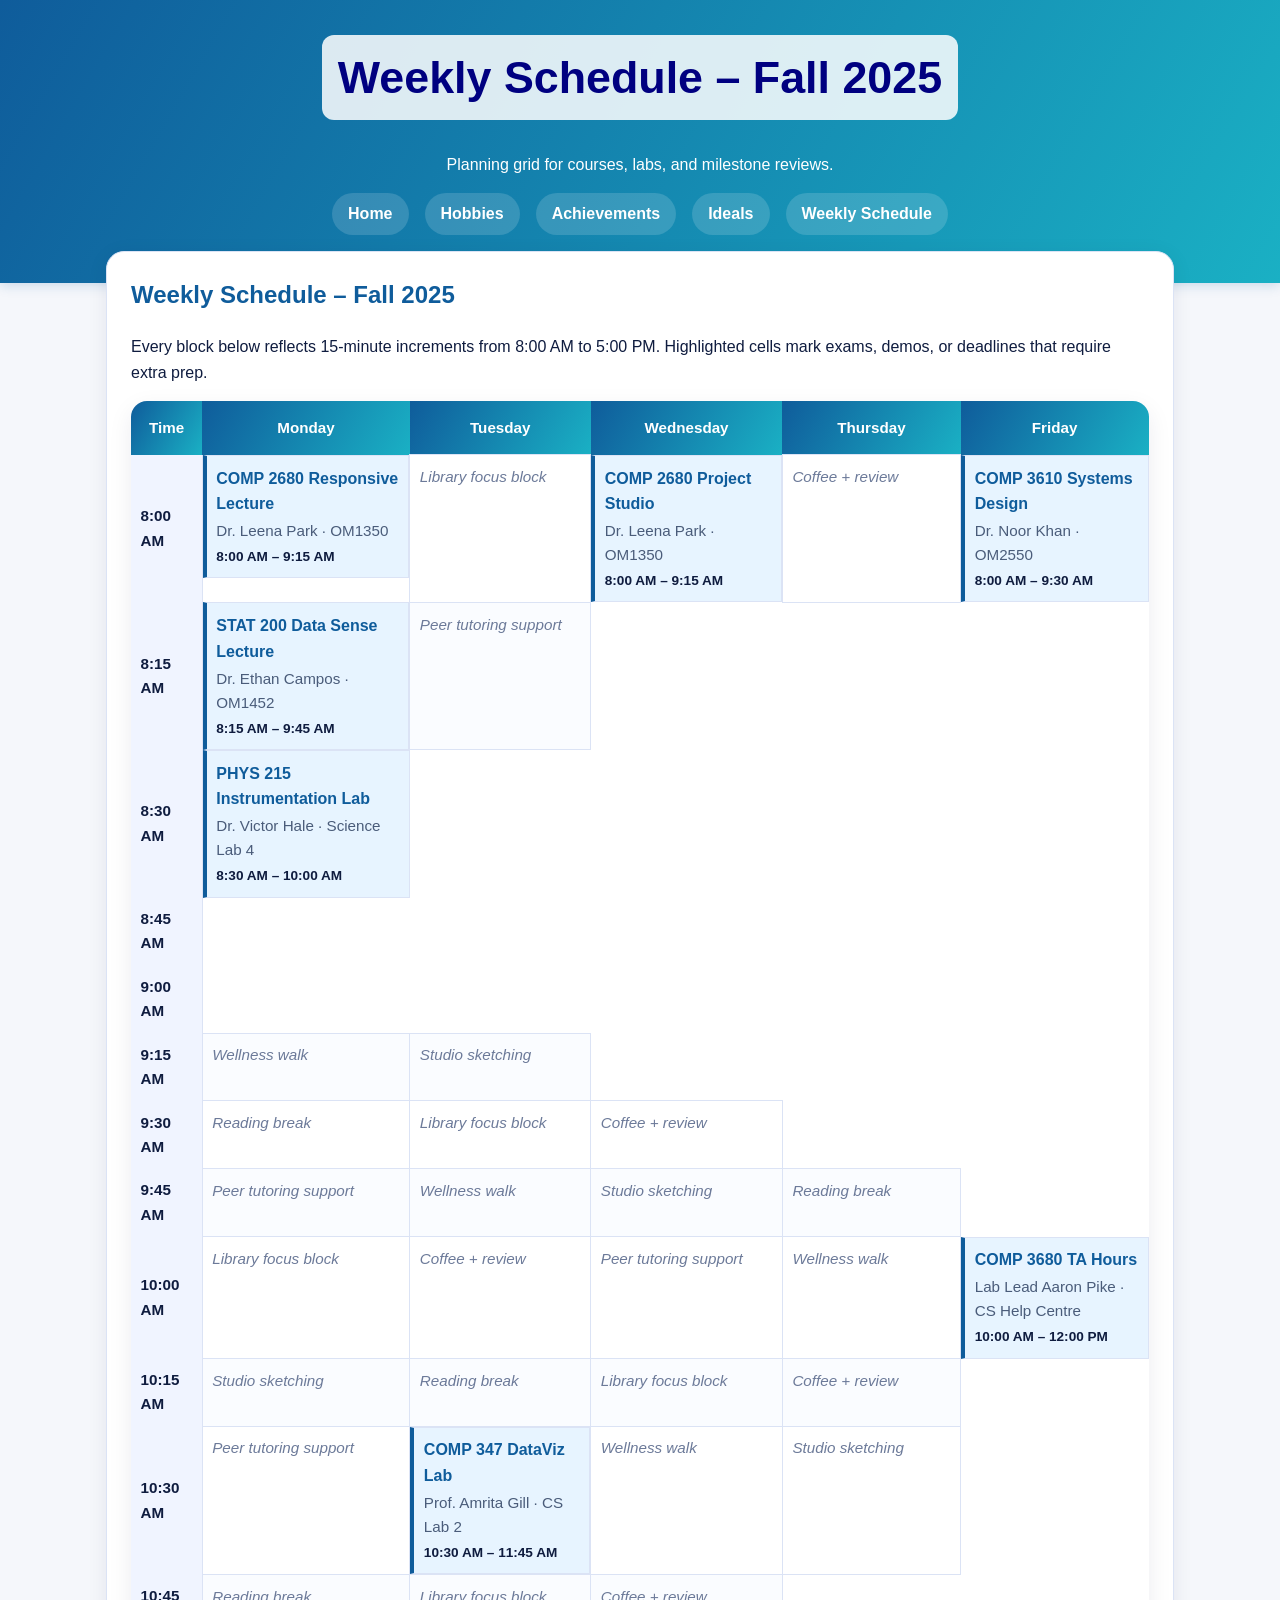
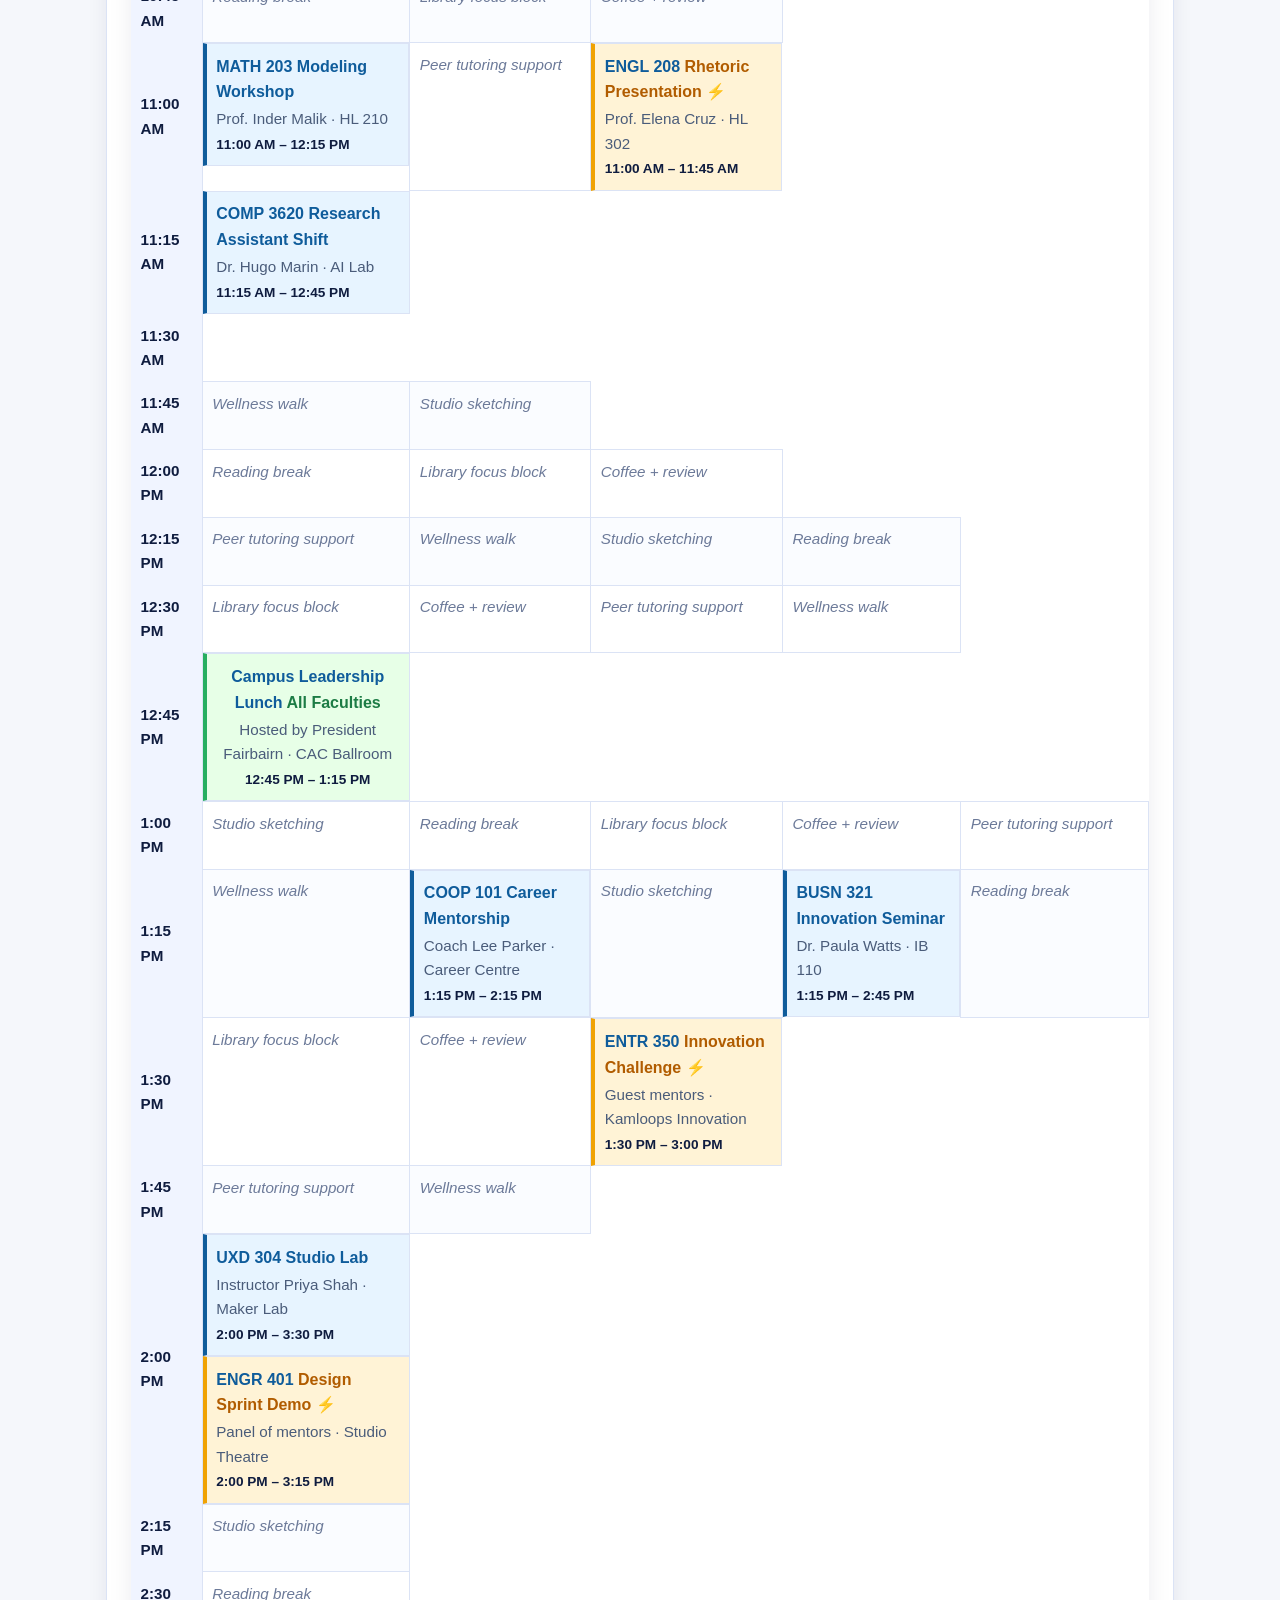
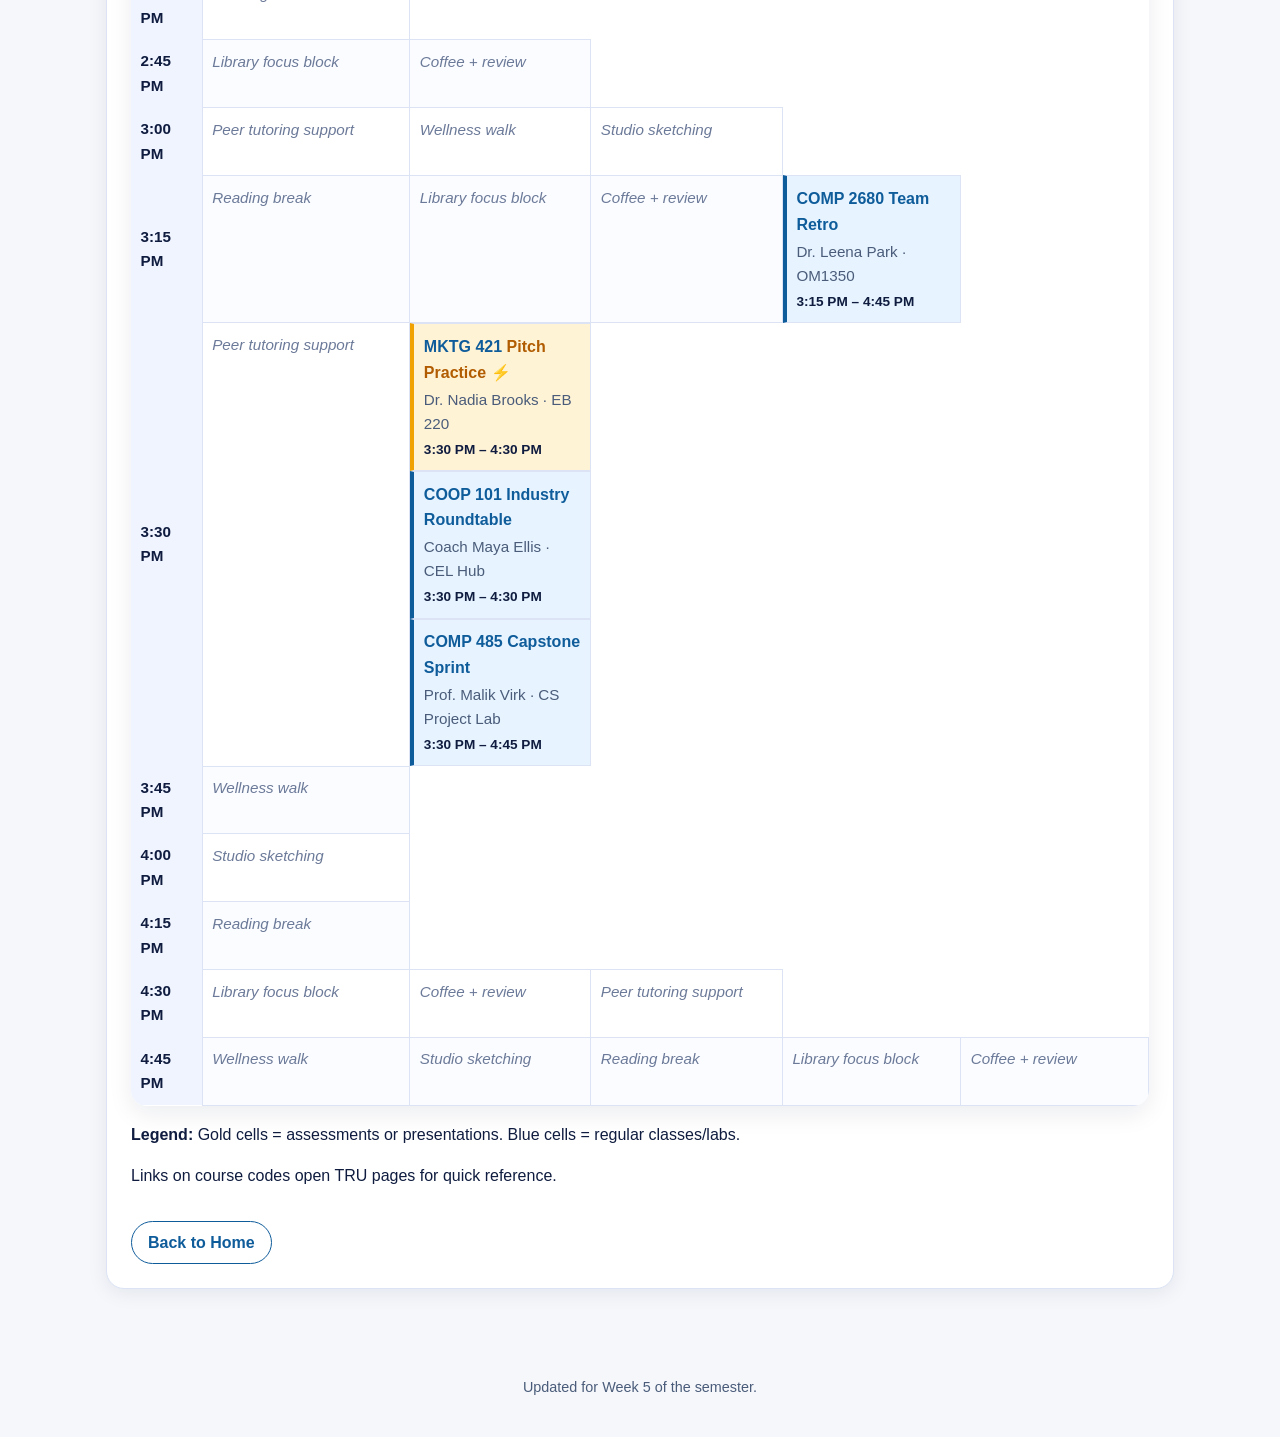
<file: schedule.html>
<!DOCTYPE html>
<html lang="en">
  <head>
    <meta charset="UTF-8" />
    <meta name="viewport" content="width=device-width, initial-scale=1.0" />
    <title>Weekly Schedule – Fall 2025</title>
    <link rel="icon" href="images/favicon.svg" type="image/svg+xml" />
    <link rel="stylesheet" href="styles.css" />
<style>
      main {
        max-width: 1100px;
        margin: -2rem auto 3rem;
        padding: 0 1rem;
      }

      .schedule-table {
        width: 100%;
        border-collapse: collapse;
        box-shadow: 0 8px 24px rgba(15, 28, 63, 0.08);
        border-radius: 16px;
        overflow: hidden;
        font-size: 0.95rem;
      }

      thead th {
        background: linear-gradient(120deg, var(--accent), var(--accent-light));
        color: #fff;
        padding: 0.9rem;
      }

      tbody th {
        background: #f0f4ff;
        color: var(--ink);
        text-align: left;
        padding: 0.6rem;
        font-weight: 600;
        border-right: 1px solid var(--border);
        position: sticky;
        left: 0;
      }

      td {
        border: 1px solid var(--border);
        padding: 0.6rem;
        vertical-align: top;
        min-width: 140px;
      }

      tbody tr:nth-child(even) td:not(.event) {
        background: #fafcff;
      }

      .event {
        background: #e7f4ff;
        border-left: 4px solid var(--accent);
        display: flex;
        flex-direction: column;
        gap: 0.15rem;
        font-weight: 600;
      }

      .event .course {
        font-size: 1rem;
        color: var(--accent);
      }

      .event .details {
        font-weight: 500;
        color: var(--muted);
      }

      .event .time {
        font-size: 0.85rem;
        color: #0f1c3f;
      }

      .important {
        background: #fff3d6;
        border-left-color: #f0a202;
        position: relative;
      }

      .important .course {
        color: #b15c00;
      }

      .campus {
        background: #e7ffe7;
        border-left-color: #27ae60;
        text-align: center;
      }

      .campus .course {
        color: #1c7c45;
      }

      .study {
        color: #6c7a99;
        font-style: italic;
      }

      .schedule-notes {
        margin-top: 1rem;
      }

      @media (max-width: 768px) {
        .schedule-table {
          font-size: 0.8rem;
          display: block;
          overflow-x: auto;
          white-space: nowrap;
        }

        thead th,
        tbody th,
        td {
          padding: 0.4rem;
        }
      }
    </style>
  </head>
  <body>
    <header>
      <div>
        <h1 id="main-header">Weekly Schedule – Fall 2025</h1>
        <p>Planning grid for courses, labs, and milestone reviews.</p>
      </div>
      <nav>
        <a href="index.html">Home</a>
        <a href="hobbies.html">Hobbies</a>
        <a href="achievements.html">Achievements</a>
        <a href="ideals.html">Ideals</a>
        <a href="schedule.html">Weekly Schedule</a>
      </nav>
    </header>

    <main>
      <section class="card">
        <h2>Weekly Schedule – Fall 2025</h2>
        <p>
          Every block below reflects 15-minute increments from 8:00 AM to 5:00 PM. Highlighted
          cells mark exams, demos, or deadlines that require extra prep.
        </p>
        <div class="table-wrapper">
          <table class="schedule-table">
            <thead>
              <tr>
                <th scope="col">Time</th>
                <th scope="col">Monday</th><th scope="col">Tuesday</th><th scope="col">Wednesday</th><th scope="col">Thursday</th><th scope="col">Friday</th>
              </tr>
            </thead>
            <tbody>
        <tr>
          <th scope="row">8:00 AM</th>
          <td rowspan="5" class="event"><span class="course"><a href="https://www.tru.ca/math/chairs/comp2680.html" target="_blank" rel="noopener">COMP 2680</a> Responsive Lecture</span><span class="details">Dr. Leena Park · OM1350</span><span class="time">8:00 AM – 9:15 AM</span></td>
          <td class="study">Library focus block</td>
          <td rowspan="5" class="event"><span class="course"><a href="https://www.tru.ca/math/chairs/comp2680.html" target="_blank" rel="noopener">COMP 2680</a> Project Studio</span><span class="details">Dr. Leena Park · OM1350</span><span class="time">8:00 AM – 9:15 AM</span></td>
          <td class="study">Coffee + review</td>
          <td rowspan="6" class="event"><span class="course"><a href="https://www.tru.ca/courses/comp3610.html" target="_blank" rel="noopener">COMP 3610</a> Systems Design</span><span class="details">Dr. Noor Khan · OM2550</span><span class="time">8:00 AM – 9:30 AM</span></td>
        </tr>
        <tr>
          <th scope="row">8:15 AM</th>
          <td rowspan="6" class="event"><span class="course"><a href="https://www.tru.ca/courses/stat200.html" target="_blank" rel="noopener">STAT 200</a> Data Sense Lecture</span><span class="details">Dr. Ethan Campos · OM1452</span><span class="time">8:15 AM – 9:45 AM</span></td>
          <td class="study">Peer tutoring support</td>
        </tr>
        <tr>
          <th scope="row">8:30 AM</th>
          <td rowspan="6" class="event"><span class="course"><a href="https://www.tru.ca/science/physics.html" target="_blank" rel="noopener">PHYS 215</a> Instrumentation Lab</span><span class="details">Dr. Victor Hale · Science Lab 4</span><span class="time">8:30 AM – 10:00 AM</span></td>
        </tr>
        <tr>
          <th scope="row">8:45 AM</th>
        </tr>
        <tr>
          <th scope="row">9:00 AM</th>
        </tr>
        <tr>
          <th scope="row">9:15 AM</th>
          <td class="study">Wellness walk</td>
          <td class="study">Studio sketching</td>
        </tr>
        <tr>
          <th scope="row">9:30 AM</th>
          <td class="study">Reading break</td>
          <td class="study">Library focus block</td>
          <td class="study">Coffee + review</td>
        </tr>
        <tr>
          <th scope="row">9:45 AM</th>
          <td class="study">Peer tutoring support</td>
          <td class="study">Wellness walk</td>
          <td class="study">Studio sketching</td>
          <td class="study">Reading break</td>
        </tr>
        <tr>
          <th scope="row">10:00 AM</th>
          <td class="study">Library focus block</td>
          <td class="study">Coffee + review</td>
          <td class="study">Peer tutoring support</td>
          <td class="study">Wellness walk</td>
          <td rowspan="8" class="event"><span class="course"><a href="https://www.tru.ca/courses/comp3680.html" target="_blank" rel="noopener">COMP 3680</a> TA Hours</span><span class="details">Lab Lead Aaron Pike · CS Help Centre</span><span class="time">10:00 AM – 12:00 PM</span></td>
        </tr>
        <tr>
          <th scope="row">10:15 AM</th>
          <td class="study">Studio sketching</td>
          <td class="study">Reading break</td>
          <td class="study">Library focus block</td>
          <td class="study">Coffee + review</td>
        </tr>
        <tr>
          <th scope="row">10:30 AM</th>
          <td class="study">Peer tutoring support</td>
          <td rowspan="5" class="event"><span class="course"><a href="https://www.tru.ca/courses/comp347.html" target="_blank" rel="noopener">COMP 347</a> DataViz Lab</span><span class="details">Prof. Amrita Gill · CS Lab 2</span><span class="time">10:30 AM – 11:45 AM</span></td>
          <td class="study">Wellness walk</td>
          <td class="study">Studio sketching</td>
        </tr>
        <tr>
          <th scope="row">10:45 AM</th>
          <td class="study">Reading break</td>
          <td class="study">Library focus block</td>
          <td class="study">Coffee + review</td>
        </tr>
        <tr>
          <th scope="row">11:00 AM</th>
          <td rowspan="5" class="event"><span class="course"><a href="https://www.tru.ca/science/math.html" target="_blank" rel="noopener">MATH 203</a> Modeling Workshop</span><span class="details">Prof. Inder Malik · HL 210</span><span class="time">11:00 AM – 12:15 PM</span></td>
          <td class="study">Peer tutoring support</td>
          <td rowspan="3" class="event important"><span class="course"><a href="https://www.tru.ca/courses/engl208.html" target="_blank" rel="noopener">ENGL 208</a> Rhetoric Presentation &#9889;</span><span class="details">Prof. Elena Cruz · HL 302</span><span class="time">11:00 AM – 11:45 AM</span></td>
        </tr>
        <tr>
          <th scope="row">11:15 AM</th>
          <td rowspan="6" class="event"><span class="course"><a href="https://www.tru.ca/courses/comp3620.html" target="_blank" rel="noopener">COMP 3620</a> Research Assistant Shift</span><span class="details">Dr. Hugo Marin · AI Lab</span><span class="time">11:15 AM – 12:45 PM</span></td>
        </tr>
        <tr>
          <th scope="row">11:30 AM</th>
        </tr>
        <tr>
          <th scope="row">11:45 AM</th>
          <td class="study">Wellness walk</td>
          <td class="study">Studio sketching</td>
        </tr>
        <tr>
          <th scope="row">12:00 PM</th>
          <td class="study">Reading break</td>
          <td class="study">Library focus block</td>
          <td class="study">Coffee + review</td>
        </tr>
        <tr>
          <th scope="row">12:15 PM</th>
          <td class="study">Peer tutoring support</td>
          <td class="study">Wellness walk</td>
          <td class="study">Studio sketching</td>
          <td class="study">Reading break</td>
        </tr>
        <tr>
          <th scope="row">12:30 PM</th>
          <td class="study">Library focus block</td>
          <td class="study">Coffee + review</td>
          <td class="study">Peer tutoring support</td>
          <td class="study">Wellness walk</td>
        </tr>
        <tr>
          <th scope="row">12:45 PM</th>
          <td colspan="5" class="event campus"><span class="course"><a href="https://www.tru.ca/events.html" target="_blank" rel="noopener">Campus Leadership Lunch</a> All Faculties</span><span class="details">Hosted by President Fairbairn · CAC Ballroom</span><span class="time">12:45 PM – 1:15 PM</span></td>
        </tr>
        <tr>
          <th scope="row">1:00 PM</th>
          <td class="study">Studio sketching</td>
          <td class="study">Reading break</td>
          <td class="study">Library focus block</td>
          <td class="study">Coffee + review</td>
          <td class="study">Peer tutoring support</td>
        </tr>
        <tr>
          <th scope="row">1:15 PM</th>
          <td class="study">Wellness walk</td>
          <td rowspan="4" class="event"><span class="course"><a href="https://www.tru.ca/celcoop.html" target="_blank" rel="noopener">COOP 101</a> Career Mentorship</span><span class="details">Coach Lee Parker · Career Centre</span><span class="time">1:15 PM – 2:15 PM</span></td>
          <td class="study">Studio sketching</td>
          <td rowspan="6" class="event"><span class="course"><a href="https://www.tru.ca/courses/busn321.html" target="_blank" rel="noopener">BUSN 321</a> Innovation Seminar</span><span class="details">Dr. Paula Watts · IB 110</span><span class="time">1:15 PM – 2:45 PM</span></td>
          <td class="study">Reading break</td>
        </tr>
        <tr>
          <th scope="row">1:30 PM</th>
          <td class="study">Library focus block</td>
          <td class="study">Coffee + review</td>
          <td rowspan="6" class="event important"><span class="course"><a href="https://www.tru.ca/courses/entr350.html" target="_blank" rel="noopener">ENTR 350</a> Innovation Challenge &#9889;</span><span class="details">Guest mentors · Kamloops Innovation</span><span class="time">1:30 PM – 3:00 PM</span></td>
        </tr>
        <tr>
          <th scope="row">1:45 PM</th>
          <td class="study">Peer tutoring support</td>
          <td class="study">Wellness walk</td>
        </tr>
        <tr>
          <th scope="row">2:00 PM</th>
          <td rowspan="6" class="event"><span class="course"><a href="https://www.tru.ca/digitalmedia.html" target="_blank" rel="noopener">UXD 304</a> Studio Lab</span><span class="details">Instructor Priya Shah · Maker Lab</span><span class="time">2:00 PM – 3:30 PM</span></td>
          <td rowspan="5" class="event important"><span class="course"><a href="https://www.tru.ca/courses/engr401.html" target="_blank" rel="noopener">ENGR 401</a> Design Sprint Demo &#9889;</span><span class="details">Panel of mentors · Studio Theatre</span><span class="time">2:00 PM – 3:15 PM</span></td>
        </tr>
        <tr>
          <th scope="row">2:15 PM</th>
          <td class="study">Studio sketching</td>
        </tr>
        <tr>
          <th scope="row">2:30 PM</th>
          <td class="study">Reading break</td>
        </tr>
        <tr>
          <th scope="row">2:45 PM</th>
          <td class="study">Library focus block</td>
          <td class="study">Coffee + review</td>
        </tr>
        <tr>
          <th scope="row">3:00 PM</th>
          <td class="study">Peer tutoring support</td>
          <td class="study">Wellness walk</td>
          <td class="study">Studio sketching</td>
        </tr>
        <tr>
          <th scope="row">3:15 PM</th>
          <td class="study">Reading break</td>
          <td class="study">Library focus block</td>
          <td class="study">Coffee + review</td>
          <td rowspan="6" class="event"><span class="course"><a href="https://www.tru.ca/math/chairs/comp2680.html" target="_blank" rel="noopener">COMP 2680</a> Team Retro</span><span class="details">Dr. Leena Park · OM1350</span><span class="time">3:15 PM – 4:45 PM</span></td>
        </tr>
        <tr>
          <th scope="row">3:30 PM</th>
          <td class="study">Peer tutoring support</td>
          <td rowspan="4" class="event important"><span class="course"><a href="https://www.tru.ca/courses/mktg421.html" target="_blank" rel="noopener">MKTG 421</a> Pitch Practice &#9889;</span><span class="details">Dr. Nadia Brooks · EB 220</span><span class="time">3:30 PM – 4:30 PM</span></td>
          <td rowspan="4" class="event"><span class="course"><a href="https://www.tru.ca/celcoop.html" target="_blank" rel="noopener">COOP 101</a> Industry Roundtable</span><span class="details">Coach Maya Ellis · CEL Hub</span><span class="time">3:30 PM – 4:30 PM</span></td>
          <td rowspan="5" class="event"><span class="course"><a href="https://www.tru.ca/courses/comp485.html" target="_blank" rel="noopener">COMP 485</a> Capstone Sprint</span><span class="details">Prof. Malik Virk · CS Project Lab</span><span class="time">3:30 PM – 4:45 PM</span></td>
        </tr>
        <tr>
          <th scope="row">3:45 PM</th>
          <td class="study">Wellness walk</td>
        </tr>
        <tr>
          <th scope="row">4:00 PM</th>
          <td class="study">Studio sketching</td>
        </tr>
        <tr>
          <th scope="row">4:15 PM</th>
          <td class="study">Reading break</td>
        </tr>
        <tr>
          <th scope="row">4:30 PM</th>
          <td class="study">Library focus block</td>
          <td class="study">Coffee + review</td>
          <td class="study">Peer tutoring support</td>
        </tr>
        <tr>
          <th scope="row">4:45 PM</th>
          <td class="study">Wellness walk</td>
          <td class="study">Studio sketching</td>
          <td class="study">Reading break</td>
          <td class="study">Library focus block</td>
          <td class="study">Coffee + review</td>
        </tr>
            </tbody>
          </table>
        </div>
        <div class="schedule-notes">
          <p><strong>Legend:</strong> Gold cells = assessments or presentations. Blue cells = regular classes/labs.</p>
          <p>Links on course codes open TRU pages for quick reference.</p>
        </div>
        <a class="button-link" href="index.html">Back to Home</a>
      </section>
    </main>

    <footer>
      <p>Updated for Week 5 of the semester.</p>
    </footer>
  </body>
</html>
</file>
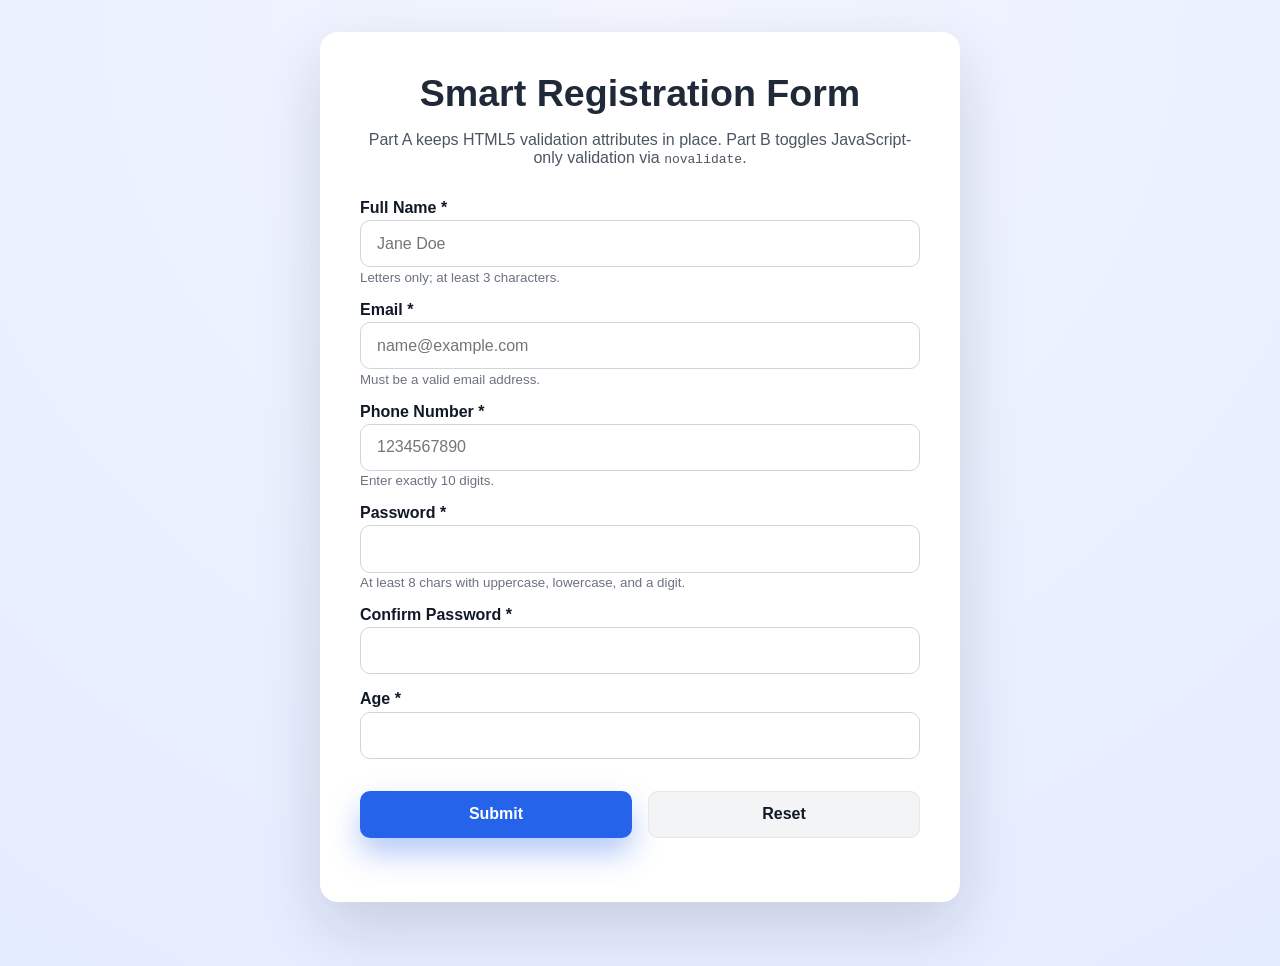
<file: smart-registration-form.html>
<!DOCTYPE html>
<html lang="en">
<head>
  <meta charset="UTF-8" />
  <meta name="viewport" content="width=device-width, initial-scale=1.0" />
  <title>Smart Registration Form</title>
  <style>
    :root {
      color-scheme: light dark;
      font-family: "Segoe UI", Tahoma, Geneva, Verdana, sans-serif;
    }

    * {
      box-sizing: border-box;
    }

    body {
      margin: 0;
      min-height: 100vh;
      background: radial-gradient(circle at top, #f3f6ff, #e4ecff);
      display: flex;
      justify-content: center;
      align-items: flex-start;
      padding: 2rem 1rem 4rem;
    }

    main {
      width: min(640px, 100%);
      background: #fff;
      border-radius: 18px;
      box-shadow: 0 25px 65px rgba(15, 23, 42, 0.15);
      padding: 2.5rem;
    }

    h1 {
      margin-top: 0;
      margin-bottom: 0.25rem;
      font-size: clamp(1.8rem, 4vw, 2.35rem);
      color: #1f2937;
      text-align: center;
    }

    p.description {
      text-align: center;
      color: #4b5563;
      margin-bottom: 2rem;
    }

    form {
      display: flex;
      flex-direction: column;
      gap: 1rem;
    }

    label {
      font-weight: 600;
      color: #111827;
      display: block;
      margin-bottom: 0.2rem;
    }

    input {
      width: 100%;
      padding: 0.85rem 1rem;
      font-size: 1rem;
      border: 1.5px solid #d1d5db;
      border-radius: 10px;
      transition: border-color 0.2s ease, box-shadow 0.2s ease;
    }

    input:focus {
      outline: none;
      border-color: #2563eb;
      box-shadow: 0 0 0 3px rgba(37, 99, 235, 0.15);
    }

    .actions {
      display: flex;
      flex-wrap: wrap;
      gap: 1rem;
      margin-top: 1rem;
    }

    button {
      flex: 1 1 200px;
      padding: 0.9rem 1rem;
      border: none;
      border-radius: 10px;
      font-size: 1rem;
      font-weight: 600;
      cursor: pointer;
      transition: transform 0.2s ease, box-shadow 0.2s ease;
    }

    button[type="submit"] {
      background: #2563eb;
      color: #fff;
      box-shadow: 0 15px 30px rgba(37, 99, 235, 0.35);
    }

    button[type="reset"] {
      background: #f3f4f6;
      color: #111827;
      box-shadow: inset 0 0 0 1px #e5e7eb;
    }

    button:active {
      transform: translateY(1px);
    }

    small.helper-text {
      display: block;
      color: #6b7280;
      margin-top: 0.15rem;
    }

    #formStatus {
      margin-top: 1.5rem;
      font-weight: 600;
      text-align: center;
      color: #065f46;
    }

    @media (max-width: 600px) {
      main {
        padding: 1.5rem;
      }
    }
  </style>
</head>
<body>
  <main>
    <h1>Smart Registration Form</h1>
    <p class="description">Part A keeps HTML5 validation attributes in place. Part B toggles JavaScript-only validation via <code>novalidate</code>.</p>

    <form id="smartForm" novalidate>
      <section>
        <label for="fullName">Full Name *</label>
        <input
          id="fullName"
          name="fullName"
          type="text"
          placeholder="Jane Doe"
          required
          minlength="3"
          pattern="^[A-Za-z]+(?: [A-Za-z]+)*$"
        />
        <small class="helper-text">Letters only; at least 3 characters.</small>
      </section>

      <section>
        <label for="email">Email *</label>
        <input
          id="email"
          name="email"
          type="email"
          placeholder="name@example.com"
          required
        />
        <small class="helper-text">Must be a valid email address.</small>
      </section>

      <section>
        <label for="phone">Phone Number *</label>
        <input
          id="phone"
          name="phone"
          type="text"
          placeholder="1234567890"
          required
          minlength="10"
          maxlength="10"
          pattern="^\d{10}$"
        />
        <small class="helper-text">Enter exactly 10 digits.</small>
      </section>

      <section>
        <label for="password">Password *</label>
        <input
          id="password"
          name="password"
          type="password"
          required
          minlength="8"
        />
        <small class="helper-text">At least 8 chars with uppercase, lowercase, and a digit.</small>
      </section>

      <section>
        <label for="confirmPassword">Confirm Password *</label>
        <input
          id="confirmPassword"
          name="confirmPassword"
          type="password"
          required
        />
      </section>

      <section>
        <label for="age">Age *</label>
        <input
          id="age"
          name="age"
          type="number"
          required
          min="18"
          max="60"
        />
      </section>

      <div class="actions">
        <button type="submit">Submit</button>
        <button type="reset">Reset</button>
      </div>
    </form>

    <p id="formStatus" role="status" aria-live="polite"></p>
  </main>

  <script>
    const form = document.getElementById('smartForm');
    const statusMessage = document.getElementById('formStatus');

    const fields = {
      fullName: document.getElementById('fullName'),
      email: document.getElementById('email'),
      phone: document.getElementById('phone'),
      password: document.getElementById('password'),
      confirmPassword: document.getElementById('confirmPassword'),
      age: document.getElementById('age')
    };

    const validatorList = [
      {
        field: fields.fullName,
        validate: () => {
          const value = fields.fullName.value.trim();
          if (!value) return 'Full Name is required.';
          if (value.length < 3) return 'Full Name must be at least 3 characters.';
          if (/[^A-Za-z\s]/.test(value)) return 'Full Name must contain letters and spaces only.';
          // Extra rule 1: Full Name cannot contain consecutive spaces to prevent accidental double spacing.
          if (/\s{2,}/.test(value)) return 'Full Name cannot include consecutive spaces.';
          return '';
        }
      },
      {
        field: fields.email,
        validate: () => {
          const value = fields.email.value.trim();
          if (!value) return 'Email is required.';
          if (!fields.email.validity.valid) return 'Enter a valid email address.';
          // Extra rule 2: Email addresses must end with .com based on the project requirement.
          if (!value.toLowerCase().endsWith('.com')) return 'Email must end with .com.';
          return '';
        }
      },
      {
        field: fields.phone,
        validate: () => {
          const value = fields.phone.value.trim();
          if (!value) return 'Phone number is required.';
          if (!/^\d{10}$/.test(value)) return 'Phone number must be exactly 10 digits.';
          return '';
        }
      },
      {
        field: fields.password,
        validate: () => {
          const value = fields.password.value;
          if (!value) return 'Password is required.';
          if (value.length < 8) return 'Password must be at least 8 characters.';
          if (!/[A-Z]/.test(value) || !/[a-z]/.test(value) || !/\d/.test(value)) {
            return 'Password must include at least one uppercase letter, one lowercase letter, and one digit.';
          }
          return '';
        }
      },
      {
        field: fields.confirmPassword,
        validate: () => {
          const value = fields.confirmPassword.value;
          if (!value) return 'Please confirm your password.';
          if (value !== fields.password.value) return 'Passwords must match exactly.';
          return '';
        }
      },
      {
        field: fields.age,
        validate: () => {
          const raw = fields.age.value;
          if (!raw) return 'Age is required.';
          const value = Number(raw);
          if (Number.isNaN(value)) return 'Age must be a valid number between 18 and 60.';
          if (value < 18 || value > 60) return 'Age must be between 18 and 60.';
          if (value === 21) return 'Age cannot be 21 for this registration.';
          return '';
        }
      }
    ];

    const runAllValidation = () => {
      let allValid = true;
      validatorList.forEach(({ field, validate }) => {
        field.setCustomValidity('');
        const error = validate();
        if (error) {
          field.setCustomValidity(error);
          allValid = false;
        }
      });
      return allValid && form.checkValidity();
    };

    form.addEventListener('submit', (event) => {
      event.preventDefault();
      statusMessage.textContent = '';

      const isFormValid = runAllValidation();

      if (!isFormValid) {
        form.reportValidity();
        return;
      }

      statusMessage.textContent = 'Form submitted successfully!';
      form.reset();
    });

    form.addEventListener('reset', () => {
      statusMessage.textContent = '';
      Object.values(fields).forEach((field) => field.setCustomValidity(''));
    });
  </script>
</body>
</html>
</file>
<file: styles.css>
:root {
  --ink: #0f1c3f;
  --accent: #0f5c9b;
  --accent-light: #1ab0c4;
  --muted: #4a5c7a;
  --bg: #f5f7fb;
  --card-bg: #ffffff;
  --border: #dbe3f5;
}

*,
*::before,
*::after {
  box-sizing: border-box;
}

body {
  font-family: "Segoe UI", Roboto, -apple-system, BlinkMacSystemFont, "Helvetica Neue", sans-serif;
  margin: 0;
  padding: 0;
  color: var(--ink);
  background: var(--bg);
  line-height: 1.6;
}

a {
  color: var(--accent);
  text-decoration: none;
}

a:hover,
a:focus-visible {
  text-decoration: underline;
}

img {
  max-width: 100%;
  display: block;
}

header {
  background: linear-gradient(120deg, var(--accent), var(--accent-light));
  color: #fff;
  padding: 2rem 1rem 3rem;
  text-align: center;
  box-shadow: 0 2px 12px rgba(15, 92, 155, 0.2);
}

#main-header {
  margin: 0.2rem 0 1rem;
  font-size: clamp(2rem, 4vw, 2.8rem);
  color: navy;
  background: rgba(255, 255, 255, 0.85);
  display: inline-block;
  padding: 0.4rem 1rem;
  border-radius: 12px;
}

nav {
  display: flex;
  flex-wrap: wrap;
  justify-content: center;
  gap: 1rem;
}

nav a {
  background: rgba(255, 255, 255, 0.15);
  color: #fff;
  padding: 0.5rem 1rem;
  border-radius: 24px;
  font-weight: 600;
  transition: background 0.2s ease, transform 0.2s ease;
}

nav a:hover {
  background: rgba(255, 255, 255, 0.3);
  transform: translateY(-2px);
}

main {
  max-width: 1000px;
  margin: -2rem auto 3rem;
  padding: 0 1rem;
}

.card {
  background: var(--card-bg);
  border-radius: 18px;
  padding: 1.5rem;
  border: 1px solid var(--border);
  box-shadow: 0 4px 20px rgba(15, 28, 63, 0.08);
  margin-bottom: 1.5rem;
}

.card h2 {
  margin-top: 0;
  color: var(--accent);
}

.hero {
  display: grid;
  grid-template-columns: repeat(auto-fit, minmax(220px, 1fr));
  gap: 1.2rem;
  align-items: center;
}

.contact-info {
  display: grid;
  gap: 0.4rem;
  color: var(--muted);
}

.contact-info span {
  display: block;
}

.objectives p {
  margin: 0.5rem 0;
}

.education ul,
.skills ul,
.experience ol {
  margin: 0.5rem 0 0;
  padding-left: 1.2rem;
}

.skills li,
.education li {
  margin-bottom: 0.3rem;
}

.quote {
  font-size: 1.05rem;
  font-style: italic;
  border-left: 4px solid var(--accent);
  padding-left: 1rem;
  color: var(--muted);
}

.preformatted {
  background: #0f1c3f;
  color: #f5f7fb;
  border-radius: 12px;
  padding: 1rem;
  font-family: "Source Code Pro", Consolas, monospace;
  overflow-x: auto;
}

.values dl {
  display: grid;
  grid-template-columns: repeat(auto-fit, minmax(240px, 1fr));
  gap: 1rem;
}

.values dt {
  font-weight: 700;
  color: var(--accent);
}

.values dd {
  margin: 0 0 0.5rem;
}

.button-link {
  display: inline-block;
  margin-top: 1rem;
  padding: 0.5rem 1rem;
  border-radius: 999px;
  border: 1px solid var(--accent);
  color: var(--accent);
  font-weight: 600;
}

.button-link:hover {
  background: var(--accent);
  color: #fff;
}

footer {
  text-align: center;
  padding: 1.5rem;
  color: var(--muted);
  font-size: 0.9rem;
}

@media (max-width: 600px) {
  .hero {
    grid-template-columns: 1fr;
    text-align: center;
  }

  .contact-info {
    text-align: left;
  }
}
</file>
<file: cab-project/style.css>
:root {
    --night: #0d1b2a;
    --deep-blue: #1b263b;
    --sky: #4cc9f0;
    --mint: #a9f0d1;
    --sun: #ffc857;
    --cloud: #f5f7fb;
    --slate: #52606d;
    --card: #ffffff;
}

* {
    box-sizing: border-box;
}

::selection {
    background: var(--sun);
    color: var(--night);
}

body {
    margin: 0;
    font-family: "Segoe UI", system-ui, -apple-system, BlinkMacSystemFont, "Helvetica Neue", sans-serif;
    line-height: 1.6;
    color: var(--slate);
    background: linear-gradient(135deg, #eef2ff, #dff7ff);
    padding: 1.5rem;
}

#container {
    max-width: 1200px;
    margin: 0 auto 4rem;
    display: grid;
    grid-template-areas:
        "header"
        "nav"
        "content"
        "footer";
    gap: 1.5rem;
}

#hero {
    grid-area: header;
    background-image: linear-gradient(rgba(6, 11, 25, 0.72), rgba(6, 11, 25, 0.72)), url('https://images.unsplash.com/photo-1489515217757-5fd1be406fef?auto=format&fit=crop&w=1600&q=80');
    background-size: cover;
    background-position: center;
    border-radius: 18px;
    min-height: 260px;
    padding: 1.5rem;
    display: grid;
    grid-template-columns: minmax(140px, 240px) 1fr;
    align-items: center;
    justify-items: center;
    text-align: center;
    color: #fff;
    box-shadow: 0 25px 40px rgba(13, 27, 42, 0.35);
}

#hero .logo {
    max-width: 200px;
    width: 100%;
    filter: drop-shadow(0 8px 18px rgba(0, 0, 0, 0.35));
}

#hero .header-text {
    display: flex;
    flex-direction: column;
    gap: 0.5rem;
}

#hero h1 {
    margin: 0;
    font-size: clamp(1.8rem, 3vw, 2.6rem);
}

#hero .tagline {
    margin: 0;
    font-size: 1.1rem;
    letter-spacing: 0.05em;
}

header + nav {
    border-radius: 14px;
    background: rgba(255, 255, 255, 0.9);
    box-shadow: 0 20px 25px rgba(15, 27, 42, 0.08);
}

nav {
    grid-area: nav;
    padding: 0.5rem 1.5rem;
}

nav > ul {
    list-style: none;
    margin: 0;
    padding: 0;
    display: flex;
    gap: 1.5rem;
    justify-content: center;
    flex-wrap: wrap;
}

nav a:link {
    text-decoration: none;
    color: var(--deep-blue);
    font-weight: 600;
    padding: 0.4rem 0.8rem;
    border-radius: 999px;
    transition: all 0.3s ease;
}

nav a:visited {
    color: #2c3d55;
}

nav a:hover {
    background: var(--sun);
    color: var(--night);
    box-shadow: 0 10px 15px rgba(255, 200, 87, 0.35);
}

nav a:active {
    transform: scale(0.96);
}

main {
    grid-area: content;
    background: rgba(255, 255, 255, 0.85);
    border-radius: 20px;
    padding: 2rem;
    display: grid;
    grid-template-columns: minmax(260px, 0.9fr) minmax(320px, 1.1fr);
    gap: 2rem;
    box-shadow: 0 30px 40px rgba(13, 27, 42, 0.12);
}

nav ~ main {
    border-top: 4px solid rgba(76, 201, 240, 0.35);
}

.info-column article,
.form-column {
    background: var(--card);
    padding: 1.5rem;
    border-radius: 18px;
    box-shadow: 0 15px 25px rgba(13, 27, 42, 0.08);
    border: 1px solid rgba(13, 27, 42, 0.05);
}

section h2 {
    margin-top: 0;
    color: var(--deep-blue);
    font-size: 1.5rem;
    position: relative;
    padding-bottom: 0.4rem;
    border-bottom: 2px solid rgba(13, 27, 42, 0.1);
}

section h2::before {
    content: "🚕";
    margin-right: 0.4rem;
}

section h2::after {
    content: "✨";
    margin-left: 0.4rem;
}

.story::first-letter {
    font-size: 2.4rem;
    font-weight: 700;
    color: var(--deep-blue);
}

.story::first-line {
    text-transform: uppercase;
    letter-spacing: 0.05em;
}

.services .service-grid {
    display: grid;
    grid-template-columns: repeat(auto-fit, minmax(220px, 1fr));
    gap: 1.5rem;
    margin-top: 1rem;
}

.services ul li,
.services ol li {
    margin-bottom: 0.6rem;
}

.cab-types ul li:first-child,
.service-features ol li:first-child {
    color: var(--deep-blue);
    font-weight: 700;
}

.cab-types ul li:last-child,
.service-features ol li:last-child {
    color: var(--sun);
}

.cab-types ul li::marker {
    content: "🚖 ";
    font-size: 1.1rem;
    color: var(--sun);
}

.service-features ol li::marker {
    color: var(--sky);
    font-weight: 700;
}

.promo-media a {
    display: block;
    margin-top: 1rem;
    border-radius: 16px;
    overflow: hidden;
    box-shadow: 0 25px 35px rgba(10, 10, 10, 0.2);
}

picture,
picture img {
    display: block;
    width: 100%;
    height: auto;
}

img {
    max-width: 100%;
    height: auto;
}

.fare table {
    width: 100%;
    border-collapse: collapse;
    margin-top: 1rem;
    font-size: 0.95rem;
}

.fare thead {
    background: var(--deep-blue);
    color: #fff;
}

.fare th,
.fare td {
    padding: 0.9rem 1rem;
    border: 1px solid rgba(13, 27, 42, 0.15);
    text-align: left;
}

.fare tbody tr:nth-child(even) {
    background: var(--cloud);
}

.fare tbody tr:hover {
    background: var(--mint);
    color: var(--deep-blue);
}

.form-column h2 {
    text-align: left;
}

form {
    display: flex;
    flex-direction: column;
    gap: 1.5rem;
}

fieldset {
    border: 2px dashed rgba(13, 27, 42, 0.2);
    border-radius: 16px;
    padding: 1rem 1.5rem 1.5rem;
}

legend {
    padding: 0 0.5rem;
    font-weight: 700;
    color: var(--deep-blue);
}

.form-row {
    display: flex;
    flex-direction: column;
    margin-top: 1rem;
}

.form-row label {
    font-weight: 600;
    margin-bottom: 0.35rem;
    color: var(--deep-blue);
}

input[type="text"],
input[type="email"],
input[type="tel"],
input[type="date"],
select,
textarea {
    border: 1px solid rgba(13, 27, 42, 0.15);
    border-radius: 12px;
    padding: 0.75rem 0.9rem;
    font-size: 1rem;
    font-family: inherit;
    transition: border-color 0.3s ease, box-shadow 0.3s ease;
}

input[type="color"] {
    border: none;
    width: 60px;
    height: 40px;
    border-radius: 10px;
    box-shadow: inset 0 0 0 1px rgba(13, 27, 42, 0.15);
}

input:focus,
select:focus,
textarea:focus {
    outline: none;
    border-color: var(--sky);
    box-shadow: 0 0 0 3px rgba(76, 201, 240, 0.25);
}

textarea {
    resize: vertical;
}

.form-actions {
    display: flex;
    gap: 1rem;
    flex-wrap: wrap;
}

button {
    border: none;
    border-radius: 999px;
    padding: 0.85rem 1.8rem;
    font-size: 1rem;
    font-weight: 600;
    cursor: pointer;
    transition: transform 0.2s ease, box-shadow 0.2s ease;
}

button.primary {
    background: var(--sun);
    color: var(--night);
    box-shadow: 0 18px 25px rgba(255, 200, 87, 0.35);
}

button.ghost {
    background: transparent;
    color: var(--deep-blue);
    border: 2px solid var(--deep-blue);
}

button:hover {
    transform: translateY(-2px);
}

button[data-tooltip] {
    position: relative;
}

button[data-tooltip]::after {
    content: attr(data-tooltip);
    position: absolute;
    left: 50%;
    top: -0.75rem;
    transform: translate(-50%, -100%);
    background: var(--deep-blue);
    color: #fff;
    font-size: 0.8rem;
    padding: 0.35rem 0.75rem;
    border-radius: 8px;
    opacity: 0;
    pointer-events: none;
    transition: opacity 0.2s ease, transform 0.2s ease;
    white-space: nowrap;
}

button[data-tooltip]:hover::after {
    opacity: 1;
    transform: translate(-50%, -140%);
}

footer {
    grid-area: footer;
    background: var(--deep-blue);
    color: #fff;
    text-align: center;
    padding: 1.8rem 1rem;
    border-radius: 18px;
    box-shadow: 0 25px 35px rgba(13, 27, 42, 0.35);
}

footer > p {
    margin: 0.4rem 0;
}

@media (max-width: 900px) {
    #hero {
        grid-template-columns: 1fr;
    }

    main {
        grid-template-columns: 1fr;
    }
}

@media (max-width: 600px) {
    body {
        padding: 0.75rem;
    }

    nav > ul {
        flex-direction: column;
        align-items: center;
    }

    button {
        width: 100%;
        text-align: center;
    }
}
</file>
<file: TechEaseGadgets/styles.css>
* {
  box-sizing: border-box;
}

body {
  font-family: "Segoe UI", "Helvetica Neue", system-ui, -apple-system, sans-serif;
  background: linear-gradient(180deg, #f2f5ff 0%, #ffffff 30%, #f7f9fc 100%);
  color: #111827;
  margin: 0;
  font-size: 16px;
}

img {
  display: block;
}

p {
  line-height: 1.5em;
  color: #374151;
}

h1 {
  font-size: 2rem;
  margin: 0;
  letter-spacing: 0.05em;
}

h2 {
  font-size: 3vw;
  font-weight: 600;
  letter-spacing: 0.08em;
  text-transform: uppercase;
}

main {
  max-width: 1200px;
  margin: 0 auto;
  padding: 0 5%;
}

header.intro-section {
  padding: 5%;
  text-align: center;
  background: #0f172a;
  color: #e0e7ff;
}

header .tagline {
  font-size: 1.1rem;
  margin: 0.5rem 0 1rem;
  color: #c7d2fe;
}

header .welcome {
  margin: 0 auto;
  max-width: 720px;
}

header .welcome::first-letter {
  font-size: 3rem;
  color: #f472b6;
  font-weight: 700;
}

header .welcome::first-line {
  font-weight: 600;
  font-style: italic;
}

::selection {
  background: #fde68a;
  color: #0f172a;
}

section {
  margin-bottom: 3rem;
}

section > h2 {
  position: relative;
  text-align: center;
  padding-top: 1rem;
}

section > h2::before,
section > h2::after {
  content: "\2727";
  font-size: 1rem;
  color: #f97316;
  margin: 0 0.75rem;
}

.section-lead {
  text-align: center;
  color: #6b7280;
}

.featured-products {
  background: #ffffff;
  border-radius: 1.5rem;
  padding: 2rem;
  box-shadow: 0 30px 60px rgba(15, 23, 42, 0.08);
}

.product-grid {
  display: flex;
  gap: 1.5rem;
  overflow-x: auto;
  padding: 1rem 0 0.5rem;
}

.product-box {
  position: relative;
  flex: 0 0 30%;
  width: 30%;
  background: #fff;
  border: 1px solid #e5e7eb;
  border-radius: 1rem;
  padding: 1.5rem;
  box-shadow: 0 10px 20px rgba(15, 23, 42, 0.06);
  transition: transform 0.2s ease, box-shadow 0.2s ease;
}

.product-box:hover {
  transform: translateY(-6px);
  box-shadow: 0 16px 30px rgba(15, 23, 42, 0.12);
}

.product-box.featured::before {
  content: "";
  position: absolute;
  top: -12px;
  right: -12px;
  width: 80px;
  height: 80px;
  background: url("assets/sale-ribbon.png") no-repeat center / contain;
}

.product-link {
  display: flex;
  justify-content: center;
  align-items: center;
  min-height: 180px;
  margin-bottom: 1rem;
}

.product-box img {
  width: 150px;
  max-width: 100%;
  height: auto;
  border-radius: 0.85rem;
  box-shadow: inset 0 0 0 1px rgba(15, 23, 42, 0.06);
}

.product-box h3 {
  margin: 0 0 0.4rem;
}

.product-box .price {
  font-weight: 700;
  color: #2563eb;
  margin: 0 0 0.5rem;
}

.product-box p {
  margin: 0.2rem 0;
}

a[title] {
  text-decoration: underline wavy #4f46e5;
  text-underline-offset: 0.2rem;
}

a[href^="mailto"] {
  color: #dc2626;
  font-weight: 600;
}

a[href*="buy"] {
  display: inline-block;
  margin-top: 1rem;
  padding: 0.65rem 1.5rem;
  border-radius: 999px;
  background: #10b981;
  color: #fff;
  text-decoration: none;
  font-weight: 600;
  transition: background 0.2s ease;
}

a[href*="buy"]:hover {
  background: #059669;
}

.comparison-section {
  background: #eef2ff;
  border-radius: 1.25rem;
  padding: 2rem;
}

.comparison-table {
  width: 100%;
  border-collapse: collapse;
  text-align: left;
  background: #fff;
  border-radius: 0.5rem;
  overflow: hidden;
}

.comparison-table caption {
  caption-side: top;
  font-weight: 700;
  text-transform: uppercase;
  letter-spacing: 0.15em;
  text-align: center;
  margin-bottom: 1rem;
}

.comparison-table thead {
  background: #1f2937;
  color: #f9fafb;
}

.comparison-table th,
.comparison-table td {
  padding: 1rem;
  border: 1px solid #e5e7eb;
}

.comparison-table tbody tr:nth-child(even) {
  background: #f9fafb;
}

.notice-section {
  background: #fff7ed;
  border-radius: 1.25rem;
  padding: 2rem;
  border: 1px solid #fed7aa;
}

.notice-box {
  height: 25vh;
  overflow-y: auto;
  padding: 1.25rem;
  border-radius: 1rem;
  border: 1px dashed #fb923c;
  background: #fff;
}

.notice-box p {
  margin-top: 0;
}

footer {
  text-align: center;
  padding: 1.5rem 0 2rem;
  background: #0f172a;
  color: #e2e8f0;
}

footer a {
  color: inherit;
}

@media (max-width: 960px) {
  h2 {
    font-size: 6vw;
  }

  .product-box {
    flex: 0 0 80%;
    width: 80%;
  }

  .product-link {
    min-height: auto;
  }
}

@media (max-width: 640px) {
  main {
    padding: 0 1rem;
  }

  .featured-products,
  .comparison-section,
  .notice-section {
    padding: 1.5rem 1rem;
  }
}
</file>
<file: style.css>
:root {
  --page-bg: #f2f6fb;
  --card-bg: #ffffff;
  --border-color: #cfd8dc;
  --accent: #0077b6;
  --accent-dark: #005a87;
  --accent-warm: #f97316;
  --text: #2f3b4c;
}

* {
  box-sizing: border-box;
}

body {
  margin: 0;
  min-height: 100vh;
  font-family: "Segoe UI", Arial, sans-serif;
  background: var(--page-bg);
  color: var(--text);
  display: flex;
  align-items: flex-start;
  justify-content: center;
  padding: 2rem 1rem 3rem;
}

.form-wrapper {
  width: 100%;
  max-width: 820px;
  background: var(--card-bg);
  border-radius: 16px;
  padding: 2.5rem;
  box-shadow: 0 25px 60px rgba(23, 43, 77, 0.12);
}

h1 {
  margin: 0 0 1.5rem;
  font-size: 2rem;
  text-align: center;
  color: var(--accent);
}

form {
  display: flex;
  flex-direction: column;
  gap: 1.5rem;
}

fieldset {
  border: 1px solid var(--border-color);
  border-radius: 12px;
  padding: 1.5rem;
  background-color: #fbfdff;
}

legend {
  font-weight: 600;
  color: var(--accent);
  padding: 0 0.5rem;
}

.form-row {
  display: flex;
  flex-direction: column;
  gap: 0.5rem;
  margin-bottom: 1rem;
}

label,
.group-label {
  font-weight: 600;
  color: var(--text);
}

.input-wrapper {
  width: 100%;
  display: flex;
  flex-direction: column;
  gap: 0.5rem;
}

.input-wrapper input[type="text"],
.input-wrapper input[type="email"],
.input-wrapper input[type="password"],
.input-wrapper input[type="date"],
.input-wrapper input[type="number"],
.input-wrapper input[type="range"],
.input-wrapper select,
.input-wrapper textarea {
  width: 100%;
  padding: 0.85rem 1rem;
  border: 1px solid #d2dae3;
  border-radius: 8px;
  background-color: #fff;
  transition: border-color 0.2s ease, box-shadow 0.2s ease, background-color 0.2s ease;
}

.input-wrapper input[type="range"] {
  padding: 0;
  height: 2px;
  accent-color: var(--accent);
}

.input-wrapper textarea {
  resize: vertical;
  min-height: 120px;
}

.input-wrapper input:focus,
.input-wrapper select:focus,
.input-wrapper textarea:focus {
  outline: none;
  border-color: var(--accent);
  box-shadow: 0 0 0 3px rgba(0, 119, 182, 0.2);
}

input::placeholder,
textarea::placeholder {
  color: #9aa6b2;
}

.inline-options .option-list {
  display: flex;
  flex-wrap: wrap;
  gap: 1rem;
}

.option-list label {
  font-weight: 500;
  display: flex;
  align-items: center;
  gap: 0.35rem;
}

input[type="checkbox"],
input[type="radio"] {
  accent-color: var(--accent);
}

.slider-wrapper {
  display: flex;
  align-items: center;
  gap: 1rem;
}

.slider-value {
  min-width: 3rem;
  text-align: center;
  font-weight: 700;
  padding: 0.35rem 0.75rem;
  border-radius: 999px;
  background: #e8f4ff;
  color: var(--accent-dark);
}

.button-row {
  display: flex;
  flex-wrap: wrap;
  gap: 1rem;
}

input[type="submit"],
input[type="reset"],
button {
  border: none;
  border-radius: 999px;
  padding: 0.85rem 1.75rem;
  font-weight: 600;
  cursor: pointer;
  color: #fff;
  transition: transform 0.2s ease, box-shadow 0.2s ease, background-color 0.2s ease;
}

input[type="submit"] {
  background: var(--accent);
}

input[type="reset"] {
  background: #94a3b8;
}

button {
  background: var(--accent-warm);
}

input[type="submit"]:hover,
input[type="reset"]:hover,
button:hover {
  transform: translateY(-1px);
  box-shadow: 0 10px 20px rgba(15, 23, 42, 0.18);
}

input[type="submit"]:focus-visible,
input[type="reset"]:focus-visible,
button:focus-visible {
  outline: 3px solid rgba(0, 119, 182, 0.35);
  outline-offset: 2px;
}

input:focus:valid {
  background-color: rgb(220, 255, 220);
}

input:focus:invalid {
  background-color: rgb(255, 232, 233);
}

@media (min-width: 720px) {
  .form-row {
    flex-direction: row;
    align-items: center;
  }

  label,
  .group-label {
    width: 220px;
  }

  .input-wrapper {
    flex: 1;
  }
}
</file>
